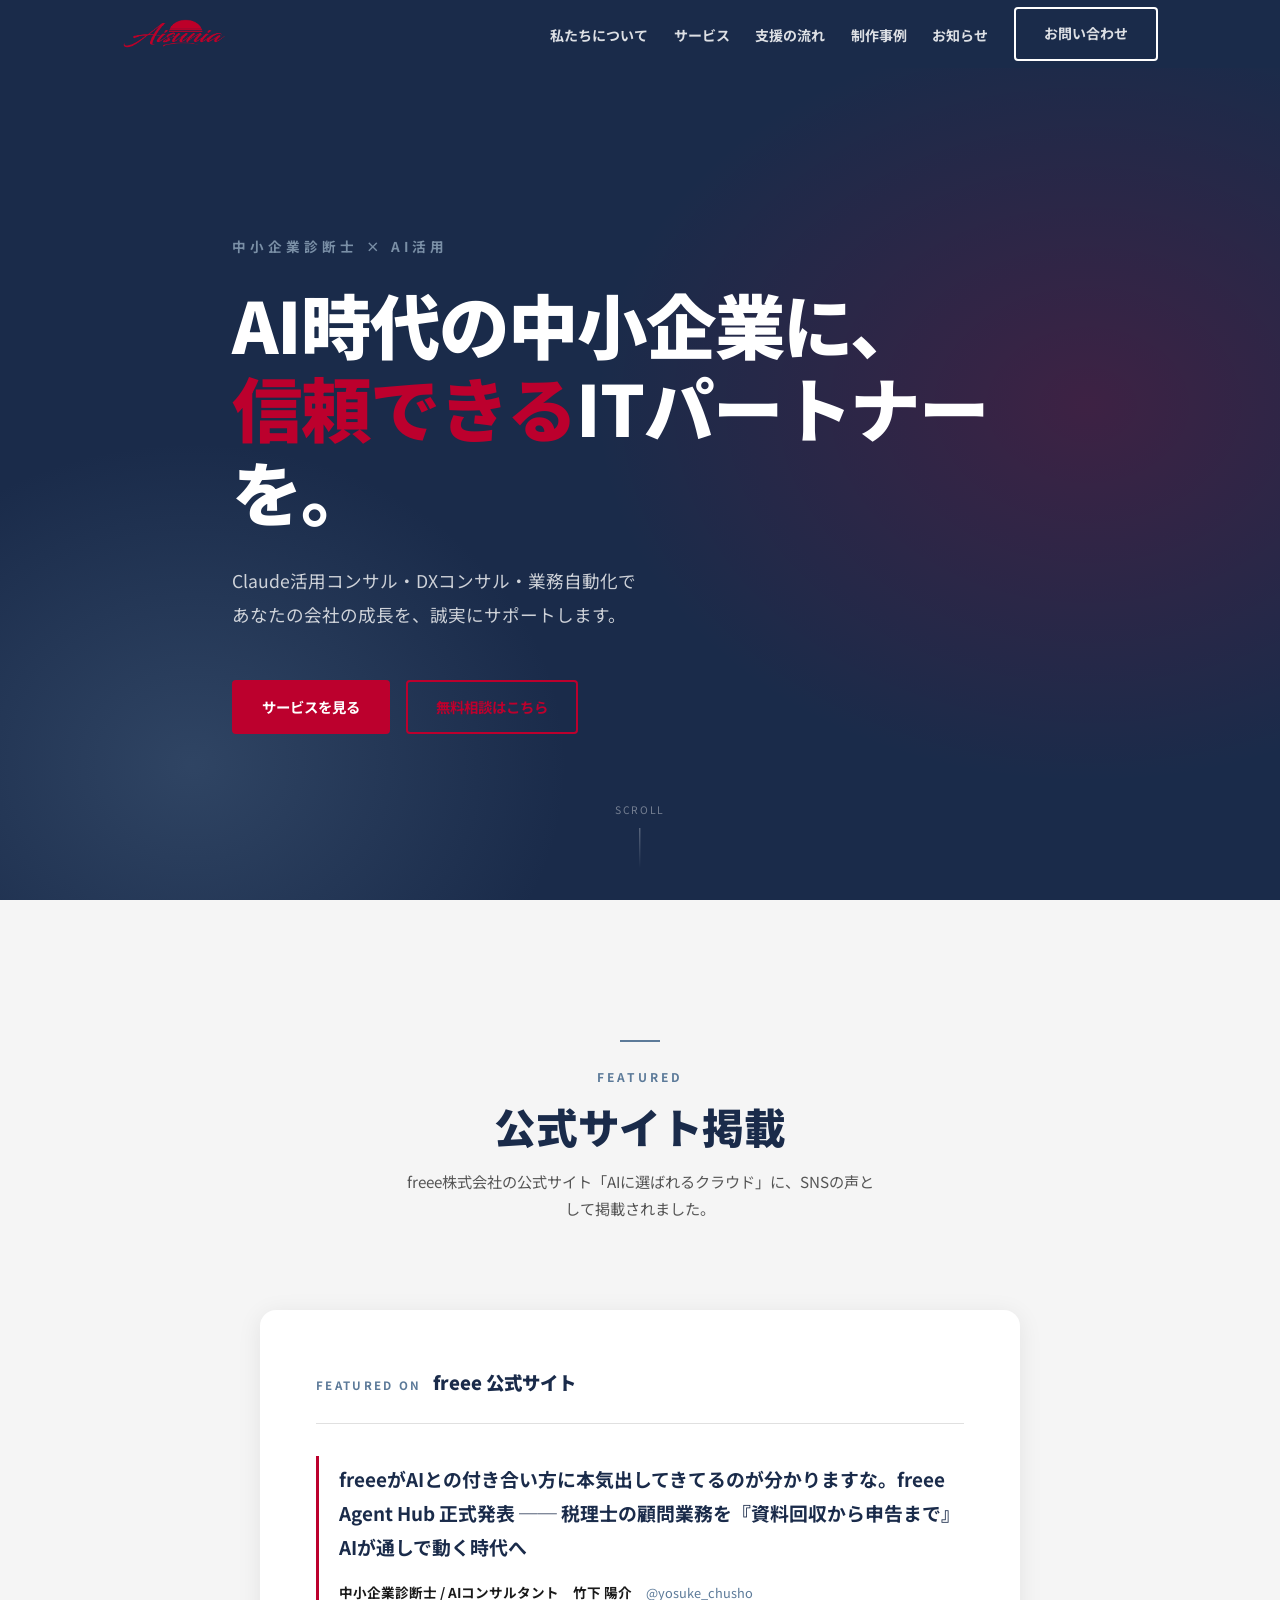
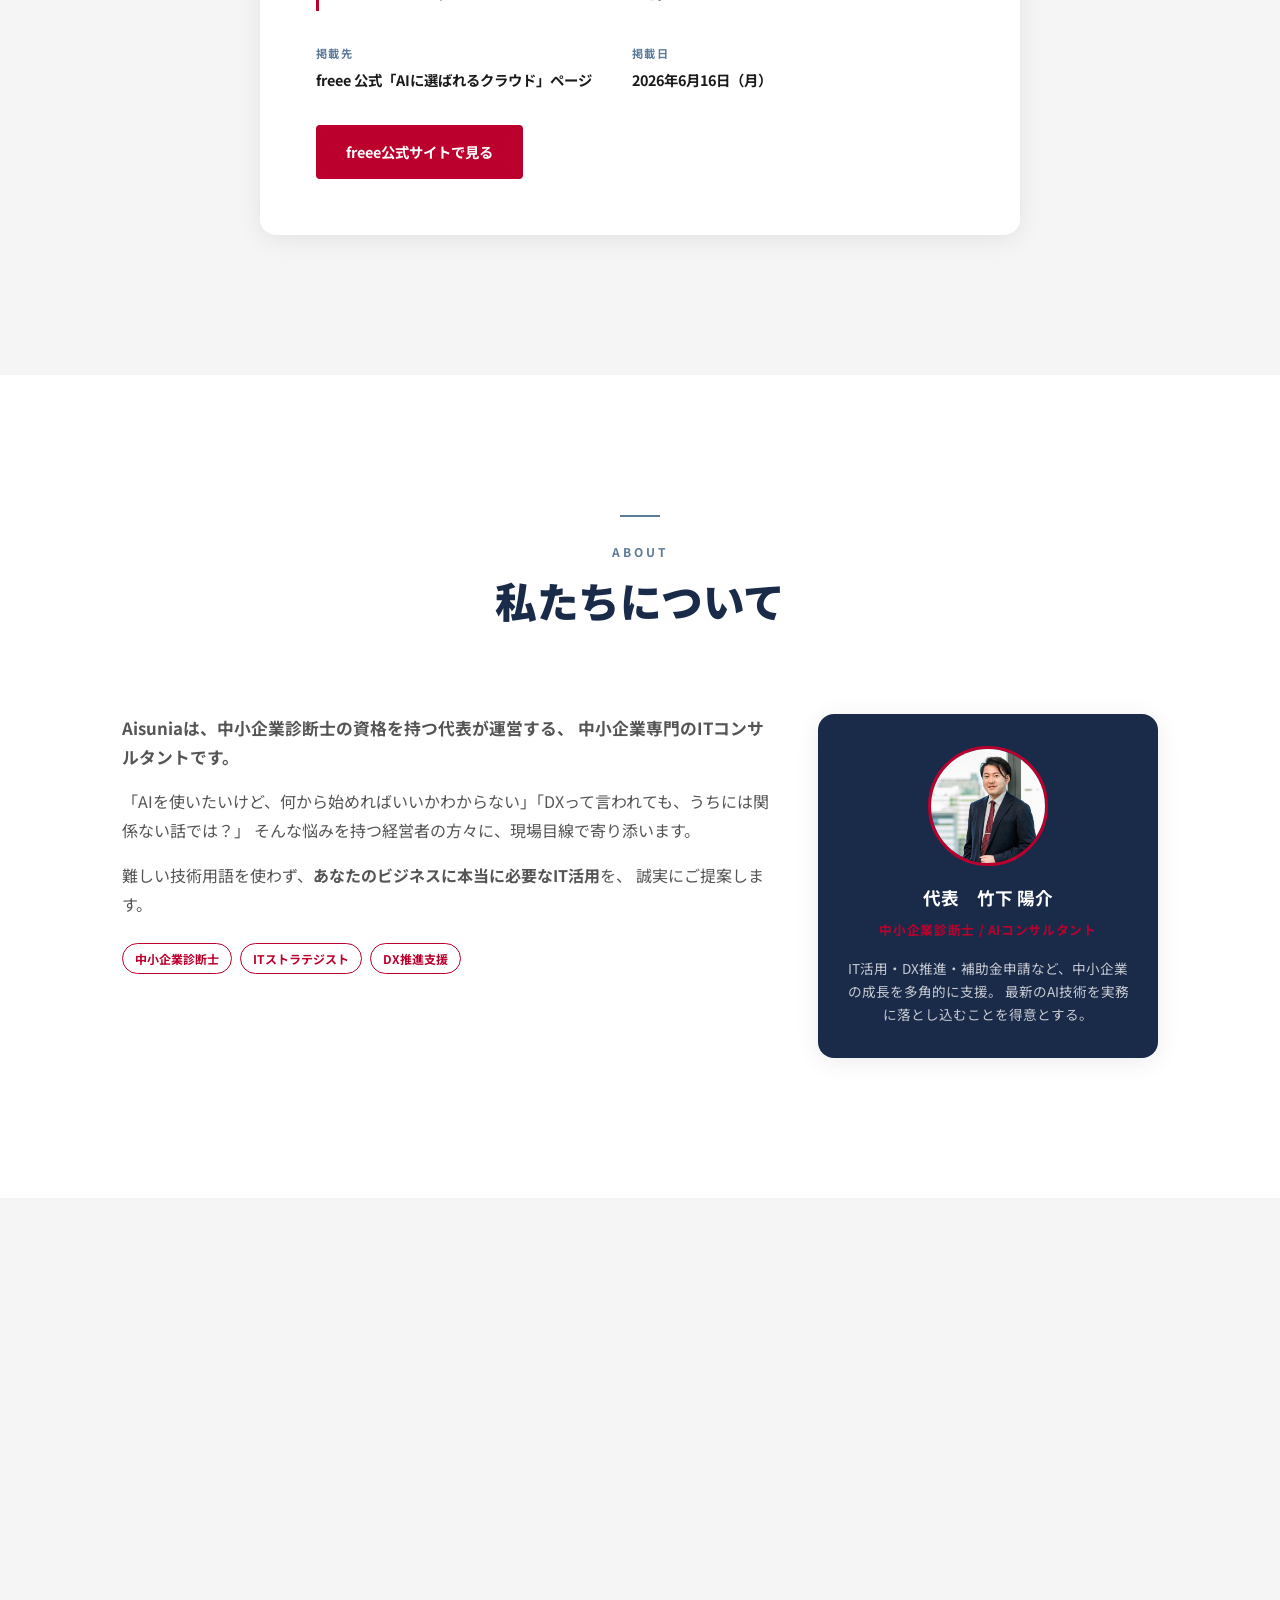
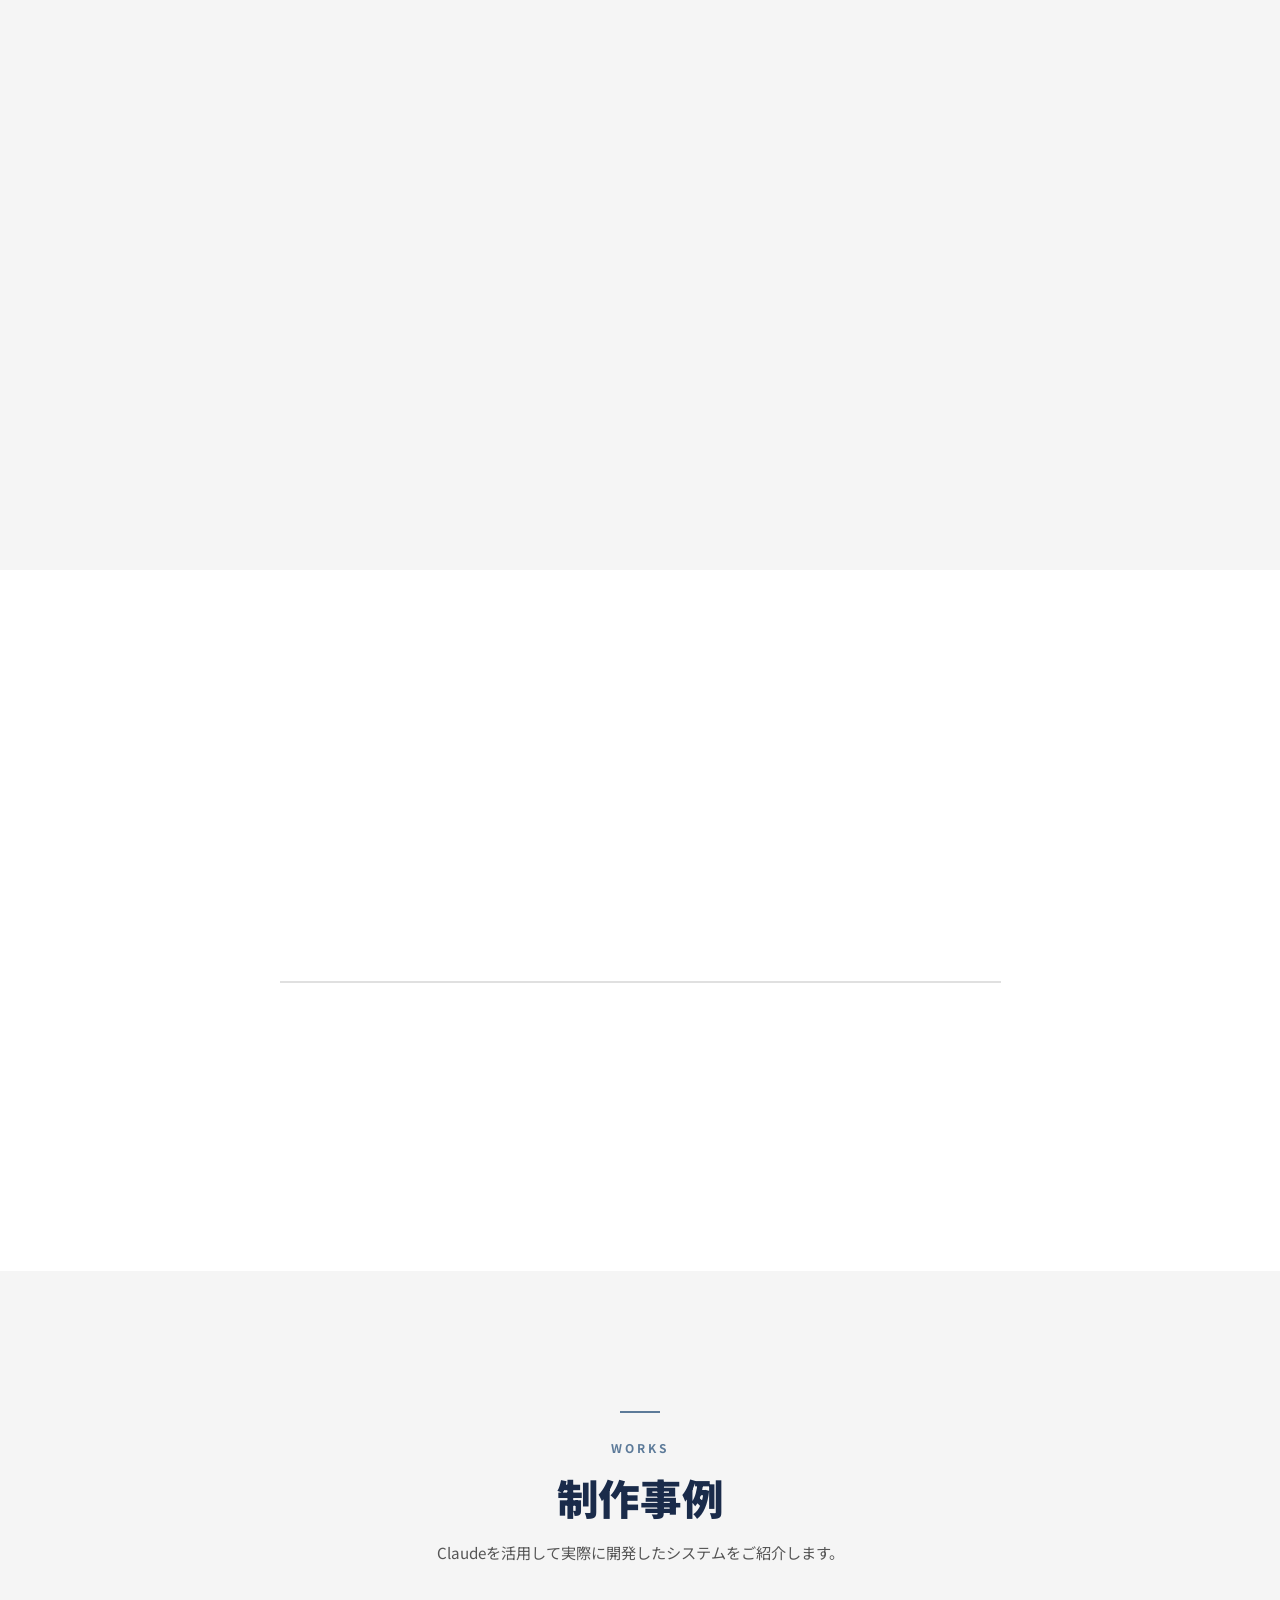
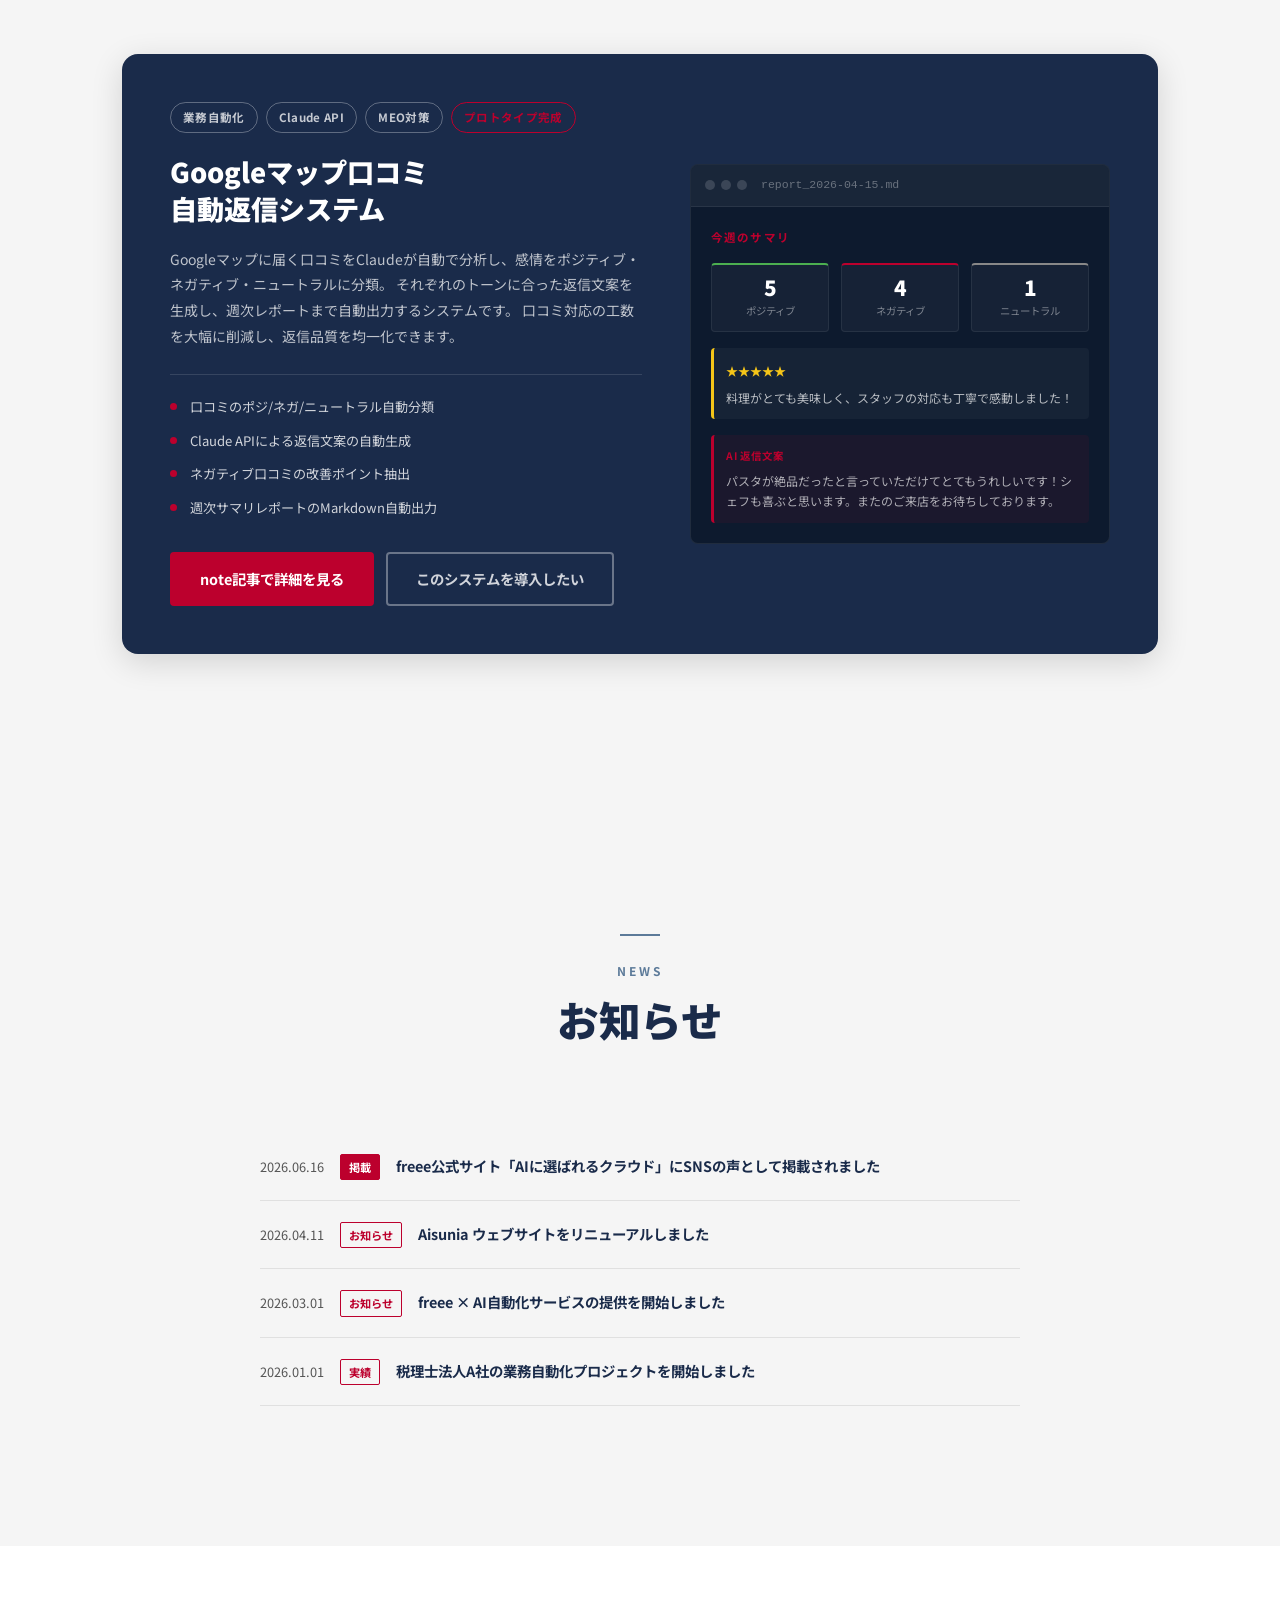
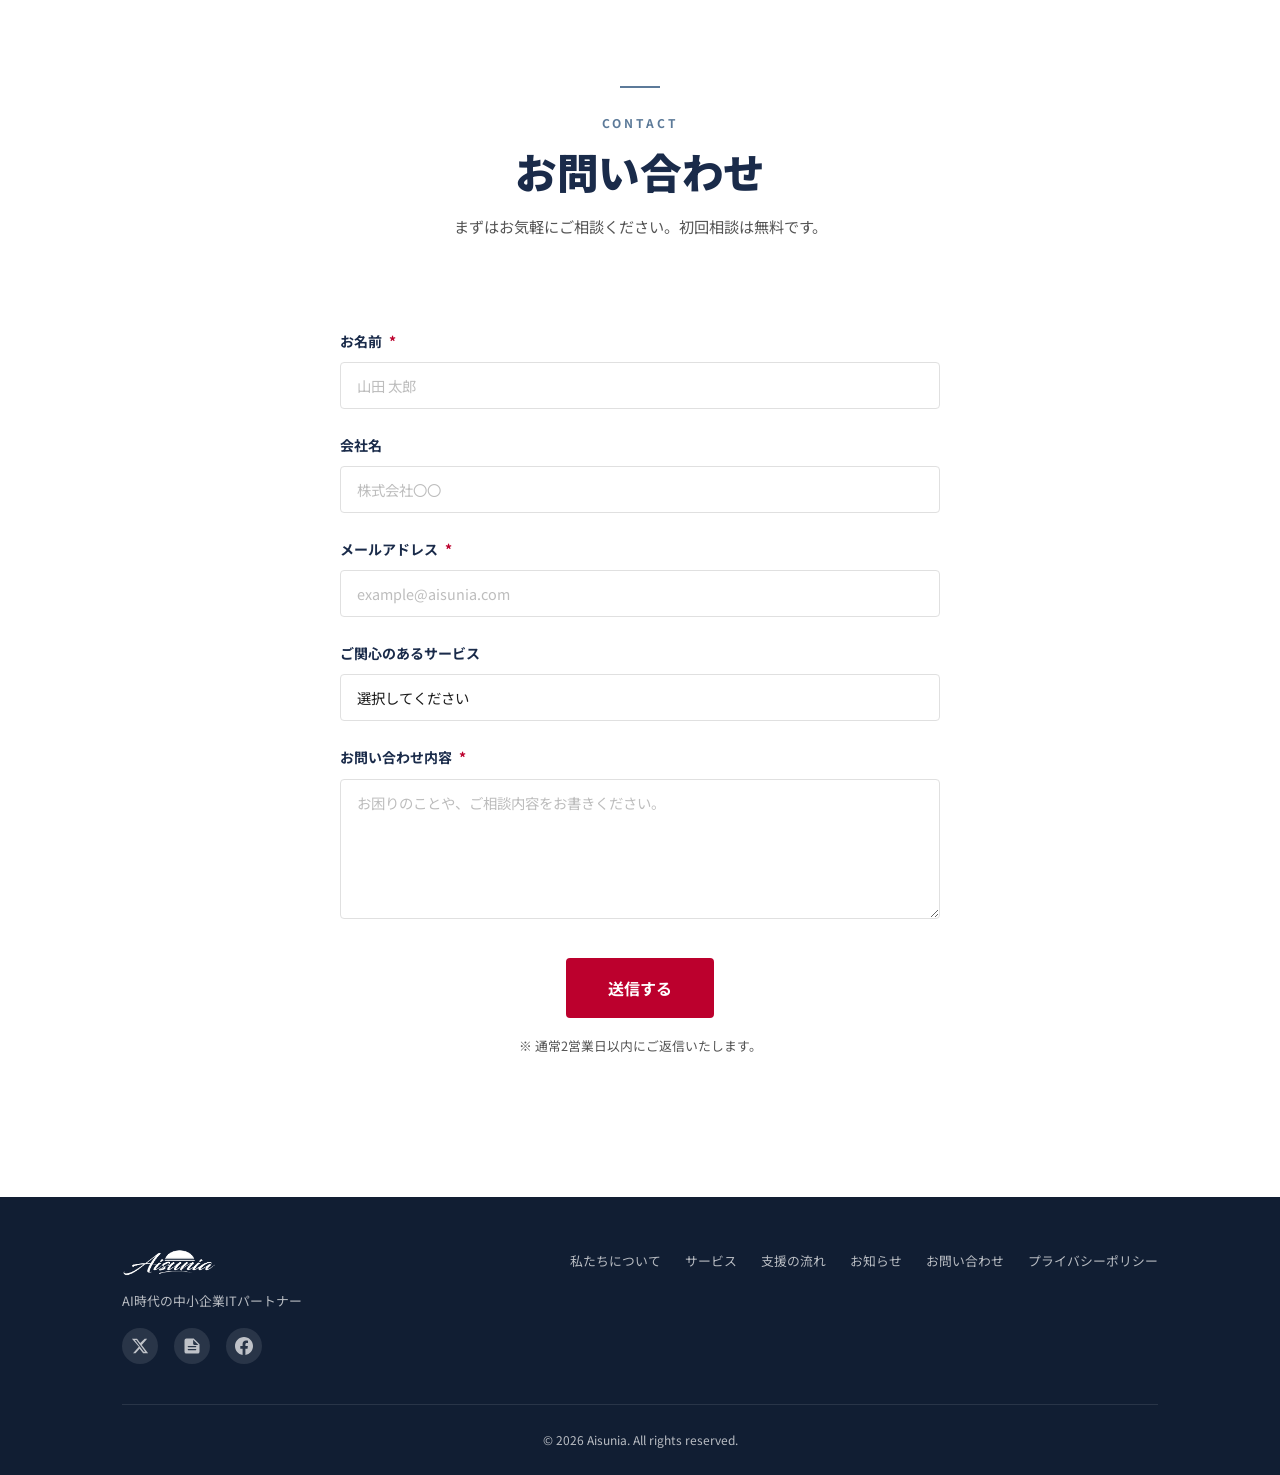
<file: index.html>
<!DOCTYPE html>
<html lang="ja">
<head>
  <meta charset="UTF-8">
  <meta name="viewport" content="width=device-width, initial-scale=1.0">
  <meta name="description" content="中小企業診断士×AIで中小企業のDXを加速。Claude活用コンサル・freee会計自動化・業務自動化を支援するAisunia。freeeとAIを組み合わせた経理・バックオフィス改革を伴走支援します。">
  <meta name="robots" content="index, follow">
  <link rel="canonical" href="https://aisunia.com/">

  <!-- OGP -->
  <meta property="og:type" content="website">
  <meta property="og:url" content="https://aisunia.com/">
  <meta property="og:title" content="Aisunia | 中小企業診断士×AI・freee活用コンサル">
  <meta property="og:description" content="中小企業診断士×AIで中小企業のDXを加速。Claude活用コンサル・freee会計自動化・業務自動化を支援するAisunia。freeeとAIを組み合わせた経理・バックオフィス改革を伴走支援します。">
  <meta property="og:image" content="https://aisunia.com/images/ogp.png">
  <meta property="og:site_name" content="Aisunia">
  <meta property="og:locale" content="ja_JP">

  <!-- Twitter Card -->
  <meta name="twitter:card" content="summary_large_image">
  <meta name="twitter:site" content="@yosuke_chusho">
  <meta name="twitter:title" content="Aisunia | 中小企業診断士×AI・freee活用コンサル">
  <meta name="twitter:description" content="中小企業診断士×AIで中小企業のDXを加速。Claude活用コンサル・freee会計自動化・業務自動化を支援するAisunia。freeeとAIを組み合わせた経理・バックオフィス改革を伴走支援します。">
  <meta name="twitter:image" content="https://aisunia.com/images/ogp.png">

  <title>Aisunia | 中小企業診断士×AI・freee活用コンサル</title>

  <!-- Google Analytics 4 -->
  <script async src="https://www.googletagmanager.com/gtag/js?id=G-RDBJHF2PTV"></script>
  <script>
    window.dataLayer = window.dataLayer || [];
    function gtag(){dataLayer.push(arguments);}
    gtag('js', new Date());
    gtag('config', 'G-RDBJHF2PTV');
  </script>

  <!-- Microsoft Clarity -->
  <script type="text/javascript">
    (function(c,l,a,r,i,t,y){
        c[a]=c[a]||function(){(c[a].q=c[a].q||[]).push(arguments)};
        t=l.createElement(r);t.async=1;t.src="https://www.clarity.ms/tag/"+i;
        y=l.getElementsByTagName(r)[0];y.parentNode.insertBefore(t,y);
    })(window, document, "clarity", "script", "wkucbaarqq");
  </script>

  <link rel="preconnect" href="https://fonts.googleapis.com">
  <link rel="preconnect" href="https://fonts.gstatic.com" crossorigin>
  <link href="https://fonts.googleapis.com/css2?family=Noto+Sans+JP:wght@400;700;900&display=swap" rel="stylesheet">
  <link rel="stylesheet" href="css/style.css?v=20260616a">
  <link rel="stylesheet" href="css/animation.css?v=20260616a">
</head>
<body>

  <!-- ========== HEADER ========== -->
  <header class="header" id="header">
    <div class="header__inner container">
      <a href="#" class="header__logo">
        <img src="brand/logos/Aisunia_ロゴ.png" alt="Aisunia" class="header__logo-img">
      </a>
      <nav class="header__nav" aria-label="メインナビゲーション">
        <ul class="header__nav-list">
          <li><a href="#about">私たちについて</a></li>
          <li><a href="#service">サービス</a></li>
          <li><a href="#flow">支援の流れ</a></li>
          <li><a href="#works">制作事例</a></li>
          <li><a href="#news">お知らせ</a></li>
          <li><a href="#contact" class="btn btn--outline-white">お問い合わせ</a></li>
        </ul>
      </nav>
      <button class="header__menu-btn" aria-label="メニューを開く" aria-expanded="false">
        <span></span><span></span><span></span>
      </button>
    </div>
  </header>

  <!-- ========== HERO ========== -->
  <section class="hero" aria-label="ヒーローセクション">
    <div class="hero__bg"></div>
    <div class="hero__inner container">
      <p class="hero__eyebrow fade-in">中小企業診断士 × AI活用</p>
      <h1 class="hero__title fade-in delay-1">
        AI時代の中小企業に、<br>
        <span class="text-red">信頼できる</span>ITパートナーを。
      </h1>
      <p class="hero__desc fade-in delay-2">
        Claude活用コンサル・DXコンサル・業務自動化で<br>
        あなたの会社の成長を、誠実にサポートします。
      </p>
      <div class="hero__actions fade-in delay-3">
        <a href="#service" class="btn btn--primary">サービスを見る</a>
        <a href="#contact" class="btn btn--outline">無料相談はこちら</a>
      </div>
    </div>
    <div class="hero__scroll-hint" aria-hidden="true">
      <span>SCROLL</span>
      <div class="hero__scroll-line"></div>
    </div>
  </section>

  <!-- ========== FEATURED (freee公式サイト掲載) ========== -->
  <section class="featured section section--gray" id="featured" aria-labelledby="featured-title">
    <div class="container">
      <div class="section-header fade-up">
        <p class="section-label">Featured</p>
        <h2 class="section-title" id="featured-title">公式サイト掲載</h2>
        <p class="section-desc">freee株式会社の公式サイト「AIに選ばれるクラウド」に、SNSの声として掲載されました。</p>
      </div>

      <article class="featured__card fade-up">
        <header class="featured__brand">
          <p class="featured__brand-label">Featured on</p>
          <p class="featured__brand-name">freee 公式サイト</p>
        </header>

        <blockquote class="featured__quote">
          <p class="featured__quote-text">freeeがAIとの付き合い方に本気出してきてるのが分かりますな。freee Agent Hub 正式発表 ── 税理士の顧問業務を『資料回収から申告まで』AIが通しで動く時代へ</p>
          <footer class="featured__quote-author">
            <span class="featured__quote-name">中小企業診断士 / AIコンサルタント　竹下 陽介</span>
            <a href="https://x.com/yosuke_chusho" target="_blank" rel="noopener noreferrer" class="featured__quote-handle">@yosuke_chusho</a>
          </footer>
        </blockquote>

        <dl class="featured__meta">
          <div class="featured__meta-item">
            <dt class="featured__meta-label">掲載先</dt>
            <dd class="featured__meta-value">freee 公式「AIに選ばれるクラウド」ページ</dd>
          </div>
          <div class="featured__meta-item">
            <dt class="featured__meta-label">掲載日</dt>
            <dd class="featured__meta-value">
              <time datetime="2026-06-16">2026年6月16日（月）</time>
            </dd>
          </div>
        </dl>

        <div class="featured__actions">
          <a href="https://www.freee.co.jp/ai/sns-comment/" target="_blank" rel="noopener noreferrer" class="btn btn--primary">freee公式サイトで見る</a>
        </div>
      </article>
    </div>
  </section>

  <!-- ========== ABOUT ========== -->
  <section class="about section" id="about" aria-labelledby="about-title">
    <div class="container">
      <div class="section-header fade-up">
        <p class="section-label">About</p>
        <h2 class="section-title" id="about-title">私たちについて</h2>
      </div>
      <div class="about__grid">
        <div class="about__text fade-up">
          <p class="about__lead">
            Aisuniaは、<strong>中小企業診断士</strong>の資格を持つ代表が運営する、
            中小企業専門のITコンサルタントです。
          </p>
          <p>
            「AIを使いたいけど、何から始めればいいかわからない」「DXって言われても、うちには関係ない話では？」
            そんな悩みを持つ経営者の方々に、現場目線で寄り添います。
          </p>
          <p>
            難しい技術用語を使わず、<strong>あなたのビジネスに本当に必要なIT活用</strong>を、
            誠実にご提案します。
          </p>
          <div class="about__badges">
            <span class="badge">中小企業診断士</span>
            <span class="badge">ITストラテジスト</span>
            <span class="badge">DX推進支援</span>
          </div>
        </div>
        <div class="about__card fade-up delay-1">
          <div class="about__card-inner">
            <img src="images/IMG_5056.jpg" alt="代表プロフィール写真" class="about__avatar">
            <p class="about__card-name">代表　竹下 陽介</p>
            <p class="about__card-title">中小企業診断士 / AIコンサルタント</p>
            <p class="about__card-desc">
              IT活用・DX推進・補助金申請など、中小企業の成長を多角的に支援。
              最新のAI技術を実務に落とし込むことを得意とする。
            </p>
          </div>
        </div>
      </div>
    </div>
  </section>

  <!-- ========== SERVICE ========== -->
  <section class="service section section--gray" id="service" aria-labelledby="service-title">
    <div class="container">
      <div class="section-header fade-up">
        <p class="section-label">Service</p>
        <h2 class="section-title" id="service-title">サービス</h2>
        <p class="section-desc">freee × Claude AIを軸に、中小企業のバックオフィスと経営判断を自動化・高度化します。</p>
      </div>
      <div class="service__grid">
        <article class="service-card fade-up">
          <div class="service-card__icon" aria-hidden="true">
            <svg viewBox="0 0 48 48" fill="none" xmlns="http://www.w3.org/2000/svg">
              <rect x="6" y="10" width="20" height="26" rx="2" stroke="currentColor" stroke-width="2"/>
              <path d="M10 17h12M10 22h12M10 27h8" stroke="currentColor" stroke-width="2" stroke-linecap="round"/>
              <polygon points="36,8 27,26 33,26 29,40 42,20 36,20" stroke="currentColor" stroke-width="2" fill="none" stroke-linejoin="round"/>
            </svg>
          </div>
          <h3 class="service-card__title">freee × AI自動化</h3>
          <p class="service-card__desc">
            freeeとClaude AIを掛け合わせ、経理・労務・請求書処理などのバックオフィス業務を丸ごと自動化。
            「誰がやっても同じ結果」を仕組みで実現します。
          </p>
          <ul class="service-card__list">
            <li>freee API × Claude連携による自動仕訳・レポート生成</li>
            <li>請求書・レシート自動処理フロー構築</li>
            <li>月次報告・経営分析レポートの自動化</li>
          </ul>
        </article>

        <article class="service-card fade-up delay-1">
          <div class="service-card__icon" aria-hidden="true">
            <svg viewBox="0 0 48 48" fill="none" xmlns="http://www.w3.org/2000/svg">
              <circle cx="24" cy="24" r="16" stroke="currentColor" stroke-width="2"/>
              <path d="M18 24c0-3.3 2.7-6 6-6s6 2.7 6 6-2.7 6-6 6" stroke="currentColor" stroke-width="2" stroke-linecap="round"/>
              <circle cx="24" cy="24" r="2.5" fill="currentColor"/>
              <path d="M13 19l4 5M35 19l-4 5M13 29l4-5M35 29l-4-5" stroke="currentColor" stroke-width="1.5" stroke-linecap="round"/>
            </svg>
          </div>
          <h3 class="service-card__title">Claude活用コンサル</h3>
          <p class="service-card__desc">
            最先端AI「Claude」を社内業務に組み込む戦略と仕組みを設計。提案書作成・情報整理・顧客対応など、
            あなたのビジネスに最適なAI活用方法を一緒に考えます。
          </p>
          <ul class="service-card__list">
            <li>Claude導入支援・使い方ガイド</li>
            <li>業務別プロンプト設計・テンプレート作成</li>
            <li>AI活用ロードマップ策定</li>
          </ul>
        </article>

        <article class="service-card fade-up delay-2">
          <div class="service-card__icon" aria-hidden="true">
            <svg viewBox="0 0 48 48" fill="none" xmlns="http://www.w3.org/2000/svg">
              <polyline points="8,38 18,26 28,30 40,14" stroke="currentColor" stroke-width="2.5" stroke-linecap="round" stroke-linejoin="round"/>
              <polyline points="34,14 40,14 40,20" stroke="currentColor" stroke-width="2.5" stroke-linecap="round" stroke-linejoin="round"/>
              <path d="M8 40h32" stroke="currentColor" stroke-width="1.5" stroke-linecap="round"/>
            </svg>
          </div>
          <h3 class="service-card__title">DX伴走支援</h3>
          <p class="service-card__desc">
            「DXって何から始めればいい？」に答えます。現状診断から優先順位付け・ツール選定まで、
            中小企業の現場に合ったDX推進を丁寧に伴走します。
          </p>
          <ul class="service-card__list">
            <li>DX現状診断・ロードマップ策定</li>
            <li>クラウドツール選定・導入支援</li>
            <li>IT補助金・助成金申請サポート</li>
          </ul>
        </article>
      </div>
    </div>
  </section>

  <!-- ========== FLOW ========== -->
  <section class="flow section" id="flow" aria-labelledby="flow-title">
    <div class="container">
      <div class="section-header fade-up">
        <p class="section-label">Flow</p>
        <h2 class="section-title" id="flow-title">支援の流れ</h2>
        <p class="section-desc">初回相談から導入後フォローまで、丁寧にサポートします。</p>
      </div>
      <ol class="flow__steps" aria-label="支援ステップ">
        <li class="flow__step fade-up">
          <div class="flow__step-num" aria-hidden="true">01</div>
          <div class="flow__step-body">
            <h3 class="flow__step-title">無料相談</h3>
            <p class="flow__step-desc">現在のお困りごとや目標をヒアリング。オンライン・対面どちらでも対応可能です。</p>
          </div>
        </li>
        <li class="flow__step fade-up delay-1">
          <div class="flow__step-num" aria-hidden="true">02</div>
          <div class="flow__step-body">
            <h3 class="flow__step-title">現状分析・ご提案</h3>
            <p class="flow__step-desc">業務フローや課題を分析し、最適な支援プランをご提案します。</p>
          </div>
        </li>
        <li class="flow__step fade-up delay-2">
          <div class="flow__step-num" aria-hidden="true">03</div>
          <div class="flow__step-body">
            <h3 class="flow__step-title">導入・実行支援</h3>
            <p class="flow__step-desc">ツール導入・社内展開・社員研修など、実行フェーズを伴走サポートします。</p>
          </div>
        </li>
        <li class="flow__step fade-up delay-3">
          <div class="flow__step-num" aria-hidden="true">04</div>
          <div class="flow__step-body">
            <h3 class="flow__step-title">効果測定・改善</h3>
            <p class="flow__step-desc">導入後も継続的にフォロー。効果を測定しながら、さらなる改善を支援します。</p>
          </div>
        </li>
      </ol>
    </div>
  </section>

  <!-- ========== WORKS ========== -->
  <section class="works section section--gray" id="works" aria-labelledby="works-title">
    <div class="container">
      <div class="section-header fade-up">
        <p class="section-label">Works</p>
        <h2 class="section-title" id="works-title">制作事例</h2>
        <p class="section-desc">Claudeを活用して実際に開発したシステムをご紹介します。</p>
      </div>
      <div class="works-card fade-up">
        <div class="works-card__body">
          <div class="works-card__tags">
            <span class="works-tag">業務自動化</span>
            <span class="works-tag">Claude API</span>
            <span class="works-tag">MEO対策</span>
            <span class="works-tag works-tag--status">プロトタイプ完成</span>
          </div>
          <h3 class="works-card__title">Googleマップ口コミ<br>自動返信システム</h3>
          <p class="works-card__desc">
            Googleマップに届く口コミをClaudeが自動で分析し、感情をポジティブ・ネガティブ・ニュートラルに分類。
            それぞれのトーンに合った返信文案を生成し、週次レポートまで自動出力するシステムです。
            口コミ対応の工数を大幅に削減し、返信品質を均一化できます。
          </p>
          <ul class="works-card__features">
            <li>口コミのポジ/ネガ/ニュートラル自動分類</li>
            <li>Claude APIによる返信文案の自動生成</li>
            <li>ネガティブ口コミの改善ポイント抽出</li>
            <li>週次サマリレポートのMarkdown自動出力</li>
          </ul>
          <div class="works-card__actions">
            <a href="https://note.com/chusho_yosuke/n/n8e85dbc05c35" target="_blank" rel="noopener noreferrer" class="btn btn--primary">note記事で詳細を見る</a>
            <a href="#contact" class="btn btn--outline">このシステムを導入したい</a>
          </div>
        </div>
        <div class="works-card__preview" aria-hidden="true">
          <div class="works-preview">
            <div class="works-preview__bar">
              <span class="works-preview__dot"></span>
              <span class="works-preview__dot"></span>
              <span class="works-preview__dot"></span>
              <span class="works-preview__filename">report_2026-04-15.md</span>
            </div>
            <div class="works-preview__content">
              <p class="works-preview__heading">今週のサマリ</p>
              <div class="works-preview__stats">
                <div class="works-preview__stat works-preview__stat--pos">
                  <span class="works-preview__num">5</span>
                  <span class="works-preview__label">ポジティブ</span>
                </div>
                <div class="works-preview__stat works-preview__stat--neg">
                  <span class="works-preview__num">4</span>
                  <span class="works-preview__label">ネガティブ</span>
                </div>
                <div class="works-preview__stat works-preview__stat--neu">
                  <span class="works-preview__num">1</span>
                  <span class="works-preview__label">ニュートラル</span>
                </div>
              </div>
              <div class="works-preview__review">
                <p class="works-preview__stars">★★★★★</p>
                <p class="works-preview__review-text">料理がとても美味しく、スタッフの対応も丁寧で感動しました！</p>
              </div>
              <div class="works-preview__reply">
                <p class="works-preview__reply-label">AI 返信文案</p>
                <p class="works-preview__reply-text">パスタが絶品だったと言っていただけてとてもうれしいです！シェフも喜ぶと思います。またのご来店をお待ちしております。</p>
              </div>
            </div>
          </div>
        </div>
      </div>
    </div>
  </section>

  <!-- ========== NEWS ========== -->
  <section class="news section section--gray" id="news" aria-labelledby="news-title">
    <div class="container">
      <div class="section-header fade-up">
        <p class="section-label">News</p>
        <h2 class="section-title" id="news-title">お知らせ</h2>
      </div>
      <ul class="news__list fade-up">
        <li class="news__item">
          <time class="news__date" datetime="2026-06-16">2026.06.16</time>
          <span class="news__tag news__tag--featured">掲載</span>
          <span class="news__link">freee公式サイト「AIに選ばれるクラウド」にSNSの声として掲載されました</span>
        </li>
        <li class="news__item">
          <time class="news__date" datetime="2026-04-11">2026.04.11</time>
          <span class="news__tag">お知らせ</span>
          <span class="news__link">Aisunia ウェブサイトをリニューアルしました</span>
        </li>
        <li class="news__item">
          <time class="news__date" datetime="2026-03-01">2026.03.01</time>
          <span class="news__tag">お知らせ</span>
          <span class="news__link">freee × AI自動化サービスの提供を開始しました</span>
        </li>
        <li class="news__item">
          <time class="news__date" datetime="2026-01-01">2026.01.01</time>
          <span class="news__tag">実績</span>
          <span class="news__link">税理士法人A社の業務自動化プロジェクトを開始しました</span>
        </li>
      </ul>
    </div>
  </section>

  <!-- ========== CONTACT ========== -->
  <section class="contact section" id="contact" aria-labelledby="contact-title">
    <div class="container">
      <div class="section-header fade-up">
        <p class="section-label">Contact</p>
        <h2 class="section-title" id="contact-title">お問い合わせ</h2>
        <p class="section-desc">まずはお気軽にご相談ください。初回相談は無料です。</p>
      </div>
      <form class="contact-form fade-up" id="contactForm" novalidate>
        <div class="form-group">
          <label for="name" class="form-label">お名前 <span class="required" aria-label="必須">*</span></label>
          <input type="text" id="name" name="name" class="form-input" required autocomplete="name" placeholder="山田 太郎">
        </div>
        <div class="form-group">
          <label for="company" class="form-label">会社名</label>
          <input type="text" id="company" name="company" class="form-input" autocomplete="organization" placeholder="株式会社〇〇">
        </div>
        <div class="form-group">
          <label for="email" class="form-label">メールアドレス <span class="required" aria-label="必須">*</span></label>
          <input type="email" id="email" name="email" class="form-input" required autocomplete="email" placeholder="example@aisunia.com">
        </div>
        <div class="form-group">
          <label for="serviceSelect" class="form-label">ご関心のあるサービス</label>
          <select id="serviceSelect" name="service" class="form-select">
            <option value="">選択してください</option>
            <option value="freee-ai">freee × AI自動化</option>
            <option value="claude">Claude活用コンサル</option>
            <option value="dx">DX伴走支援</option>
            <option value="other">その他・わからない</option>
          </select>
        </div>
        <div class="form-group">
          <label for="message" class="form-label">お問い合わせ内容 <span class="required" aria-label="必須">*</span></label>
          <textarea id="message" name="message" class="form-textarea" required rows="5" placeholder="お困りのことや、ご相談内容をお書きください。"></textarea>
        </div>
        <div class="form-submit">
          <button type="submit" class="btn btn--primary btn--lg">送信する</button>
        </div>
        <p class="form-note">※ 通常2営業日以内にご返信いたします。</p>
      </form>
    </div>
  </section>

  <!-- ========== FOOTER ========== -->
  <footer class="footer" role="contentinfo">
    <div class="container">
      <div class="footer__inner">
        <div class="footer__brand">
          <img src="brand/logos/Aisunia_ロゴ.png" alt="Aisunia" class="footer__logo-img">
          <p class="footer__tagline">AI時代の中小企業ITパートナー</p>
          <div class="footer__social" aria-label="SNSリンク">
            <a href="https://x.com/yosuke_chusho" target="_blank" rel="noopener noreferrer" aria-label="X（旧Twitter）">
              <svg viewBox="0 0 24 24" fill="currentColor" xmlns="http://www.w3.org/2000/svg" aria-hidden="true">
                <path d="M18.244 2.25h3.308l-7.227 8.26 8.502 11.24H16.17l-4.714-6.231-5.401 6.231H2.744l7.73-8.835L1.254 2.25H8.08l4.258 5.63 5.906-5.63Zm-1.161 17.52h1.833L7.084 4.126H5.117L17.083 19.77Z"/>
              </svg>
            </a>
            <a href="https://note.com/chusho_yosuke" target="_blank" rel="noopener noreferrer" aria-label="note">
              <svg viewBox="0 0 24 24" fill="currentColor" xmlns="http://www.w3.org/2000/svg" aria-hidden="true">
                <path d="M14.27 2H4.5A2.5 2.5 0 0 0 2 4.5v15A2.5 2.5 0 0 0 4.5 22h15a2.5 2.5 0 0 0 2.5-2.5V9.73L14.27 2ZM13.5 3.5 20.5 10.5H15a1.5 1.5 0 0 1-1.5-1.5V3.5ZM7 17.5a.75.75 0 0 1 0-1.5h10a.75.75 0 0 1 0 1.5H7Zm0-4a.75.75 0 0 1 0-1.5h10a.75.75 0 0 1 0 1.5H7Z"/>
              </svg>
            </a>
            <a href="https://www.facebook.com/profile.php?id=61573932351345" target="_blank" rel="noopener noreferrer" aria-label="Facebook">
              <svg viewBox="0 0 24 24" fill="currentColor" xmlns="http://www.w3.org/2000/svg" aria-hidden="true">
                <path d="M24 12.073C24 5.404 18.627 0 12 0S0 5.404 0 12.073C0 18.1 4.388 23.094 10.125 24v-8.437H7.078v-3.49h3.047V9.41c0-3.025 1.792-4.697 4.533-4.697 1.312 0 2.686.235 2.686.235v2.97h-1.513c-1.491 0-1.956.93-1.956 1.885v2.27h3.328l-.532 3.49h-2.796V24C19.612 23.094 24 18.1 24 12.073Z"/>
              </svg>
            </a>
          </div>
        </div>
        <nav class="footer__nav" aria-label="フッターナビゲーション">
          <ul>
            <li><a href="#about">私たちについて</a></li>
            <li><a href="#service">サービス</a></li>
            <li><a href="#flow">支援の流れ</a></li>
            <li><a href="#news">お知らせ</a></li>
            <li><a href="#contact">お問い合わせ</a></li>
            <li><a href="privacy.html">プライバシーポリシー</a></li>
          </ul>
        </nav>
      </div>
      <p class="footer__copy">&copy; 2026 Aisunia. All rights reserved.</p>
    </div>
  </footer>

  <script src="js/main.js"></script>

  <script type="application/ld+json">
  {
    "@context": "https://schema.org",
    "@type": "ProfessionalService",
    "name": "Aisunia",
    "url": "https://aisunia.com/",
    "logo": "https://aisunia.com/brand/logos/Aisunia_ロゴ.png",
    "description": "中小企業診断士×AI活用で、あなたの会社のDXを加速します。Claude活用コンサル・DXコンサル・業務自動化のAisunia。",
    "address": {
      "@type": "PostalAddress",
      "addressCountry": "JP"
    },
    "contactPoint": {
      "@type": "ContactPoint",
      "contactType": "customer service",
      "url": "https://aisunia.com/#contact"
    },
    "founder": {
      "@type": "Person",
      "name": "竹下 陽介",
      "jobTitle": ["中小企業診断士", "AIコンサルタント"],
      "hasCredential": {
        "@type": "EducationalOccupationalCredential",
        "credentialCategory": "国家資格",
        "name": "中小企業診断士"
      },
      "knowsAbout": ["freee", "AI活用", "Claude", "DX推進", "中小企業経営"]
    },
    "sameAs": [
      "https://x.com/yosuke_chusho",
      "https://note.com/chusho_yosuke",
      "https://www.facebook.com/profile.php?id=61573932351345"
    ],
    "endorsement": {
      "@type": "Recommendation",
      "itemReviewed": {
        "@type": "ProfessionalService",
        "name": "Aisunia"
      },
      "author": {
        "@type": "Organization",
        "name": "freee株式会社",
        "url": "https://www.freee.co.jp/"
      },
      "reviewBody": "freee公式サイト「AIに選ばれるクラウド」にSNSの声として掲載",
      "url": "https://www.freee.co.jp/ai/sns-comment/"
    },
    "hasOfferCatalog": {
      "@type": "OfferCatalog",
      "name": "サービス一覧",
      "itemListElement": [
        {
          "@type": "Offer",
          "itemOffered": {
            "@type": "Service",
            "name": "freee × AI自動化",
            "description": "freeeとClaude AIを掛け合わせ、経理・労務・請求書処理などのバックオフィス業務を自動化。freee API連携による自動仕訳・レポート生成・経営分析の仕組みを構築します。"
          }
        },
        {
          "@type": "Offer",
          "itemOffered": {
            "@type": "Service",
            "name": "Claude活用コンサル",
            "description": "最先端AI「Claude」を社内業務に組み込む戦略と仕組みを設計。業務別プロンプト設計・AI活用ロードマップ策定まで支援します。"
          }
        },
        {
          "@type": "Offer",
          "itemOffered": {
            "@type": "Service",
            "name": "DX伴走支援",
            "description": "DX現状診断から優先順位付け・ツール選定まで、中小企業の現場に合ったDX推進を丁寧に伴走支援します。"
          }
        }
      ]
    }
  }
  </script>
</body>
</html>
</file>
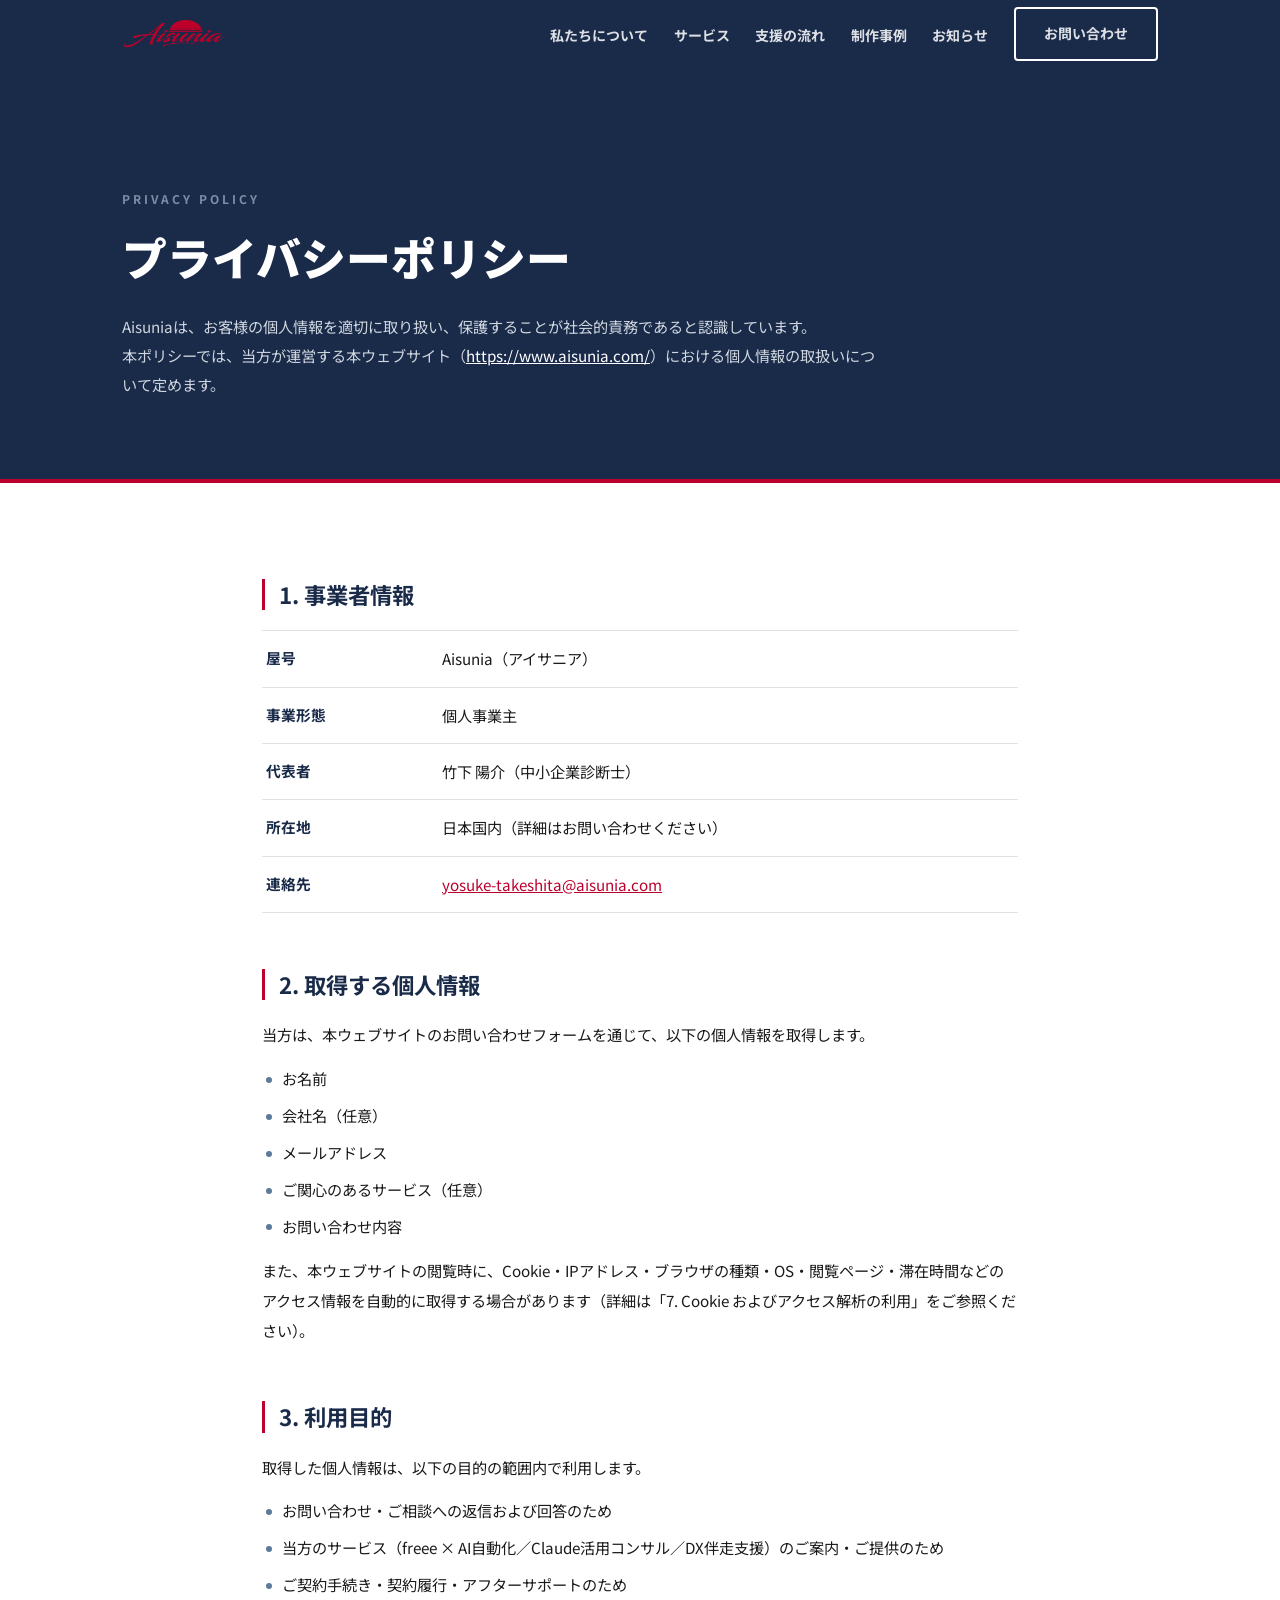
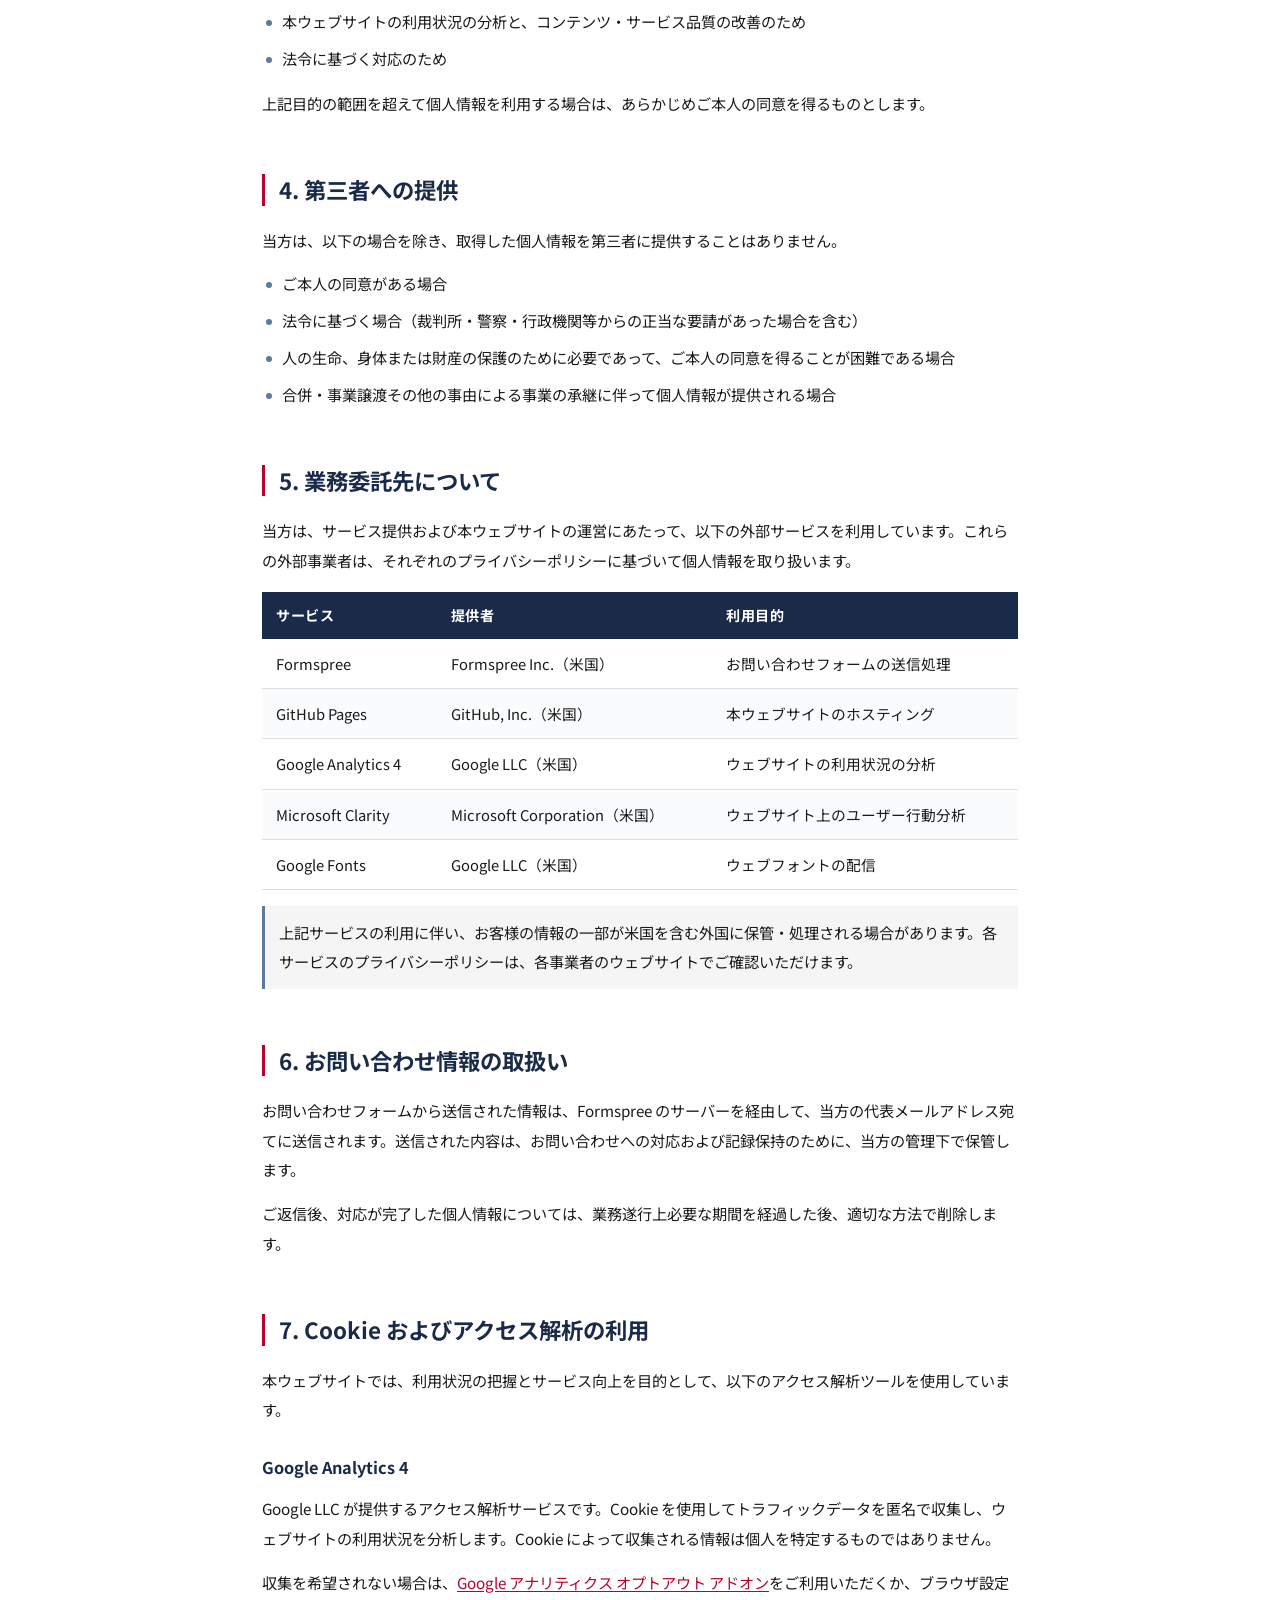
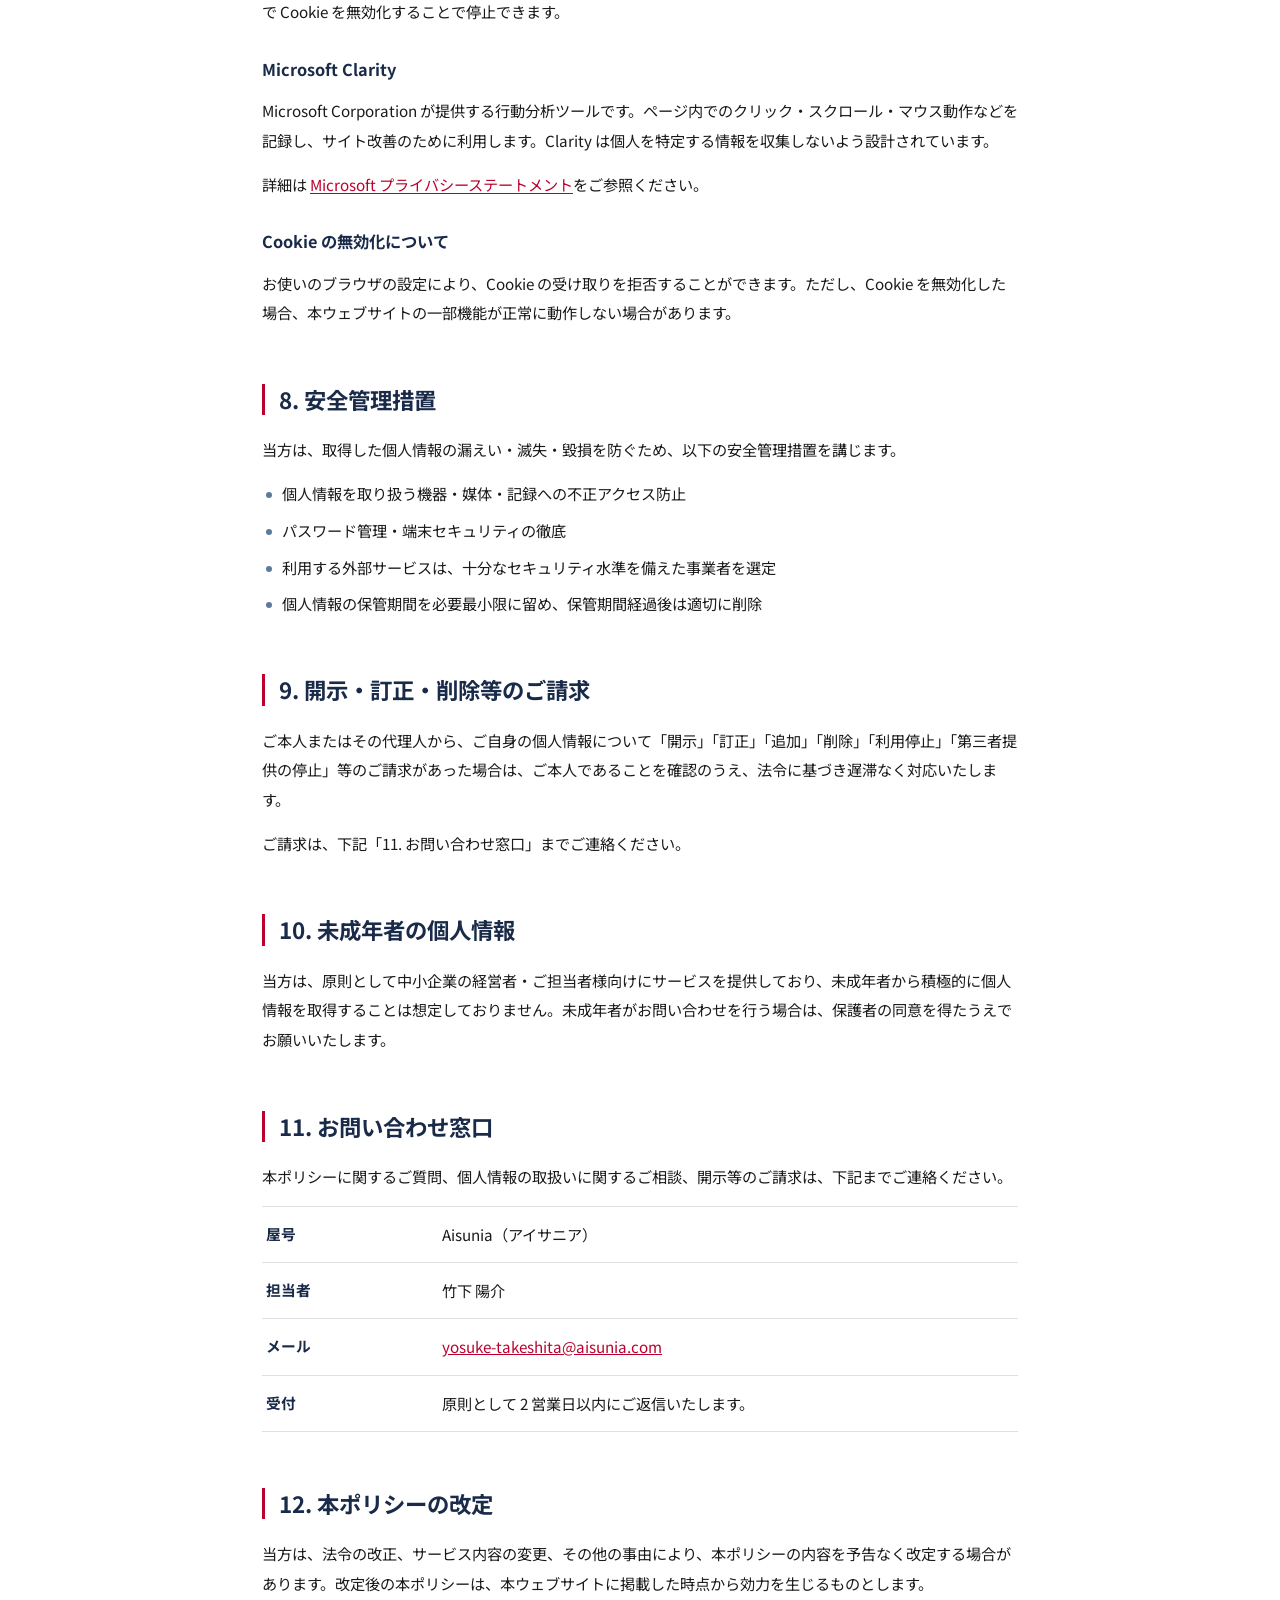
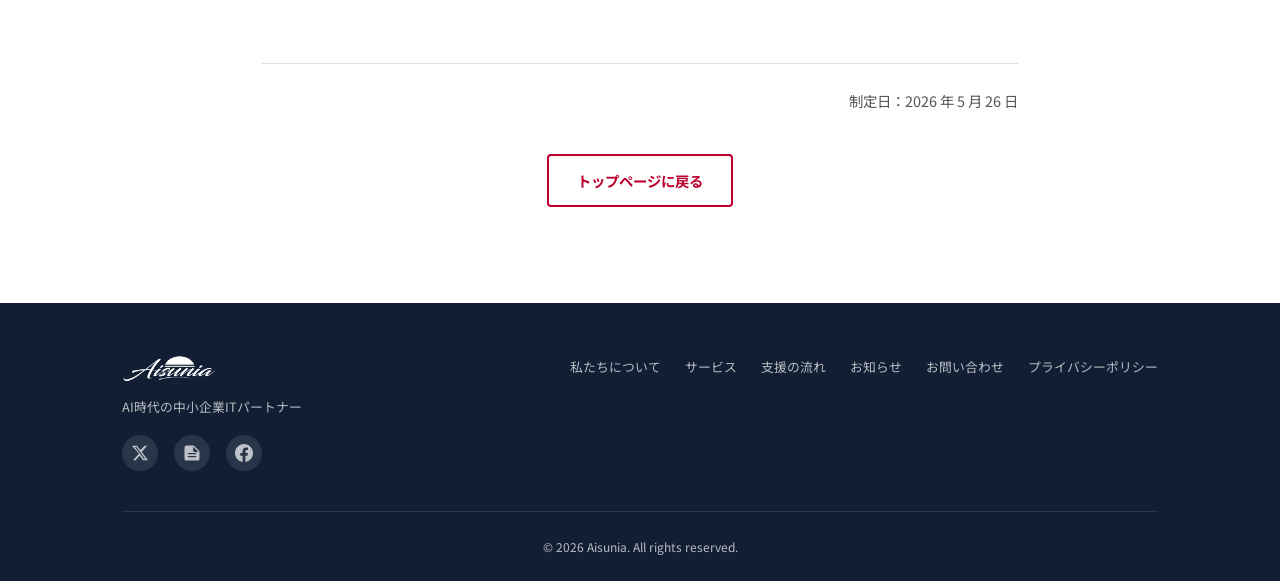
<file: privacy.html>
<!DOCTYPE html>
<html lang="ja">
<head>
  <meta charset="UTF-8">
  <meta name="viewport" content="width=device-width, initial-scale=1.0">
  <meta name="description" content="Aisuniaのプライバシーポリシー。お問い合わせフォームでお預かりする個人情報の取扱い、Cookie・アクセス解析の利用について記載しています。">
  <meta name="robots" content="index, follow">
  <link rel="canonical" href="https://aisunia.com/privacy.html">

  <!-- OGP -->
  <meta property="og:type" content="article">
  <meta property="og:url" content="https://aisunia.com/privacy.html">
  <meta property="og:title" content="プライバシーポリシー | Aisunia">
  <meta property="og:description" content="Aisuniaのプライバシーポリシー。個人情報の取扱い、Cookie・アクセス解析の利用について。">
  <meta property="og:image" content="https://aisunia.com/images/ogp.png">
  <meta property="og:site_name" content="Aisunia">
  <meta property="og:locale" content="ja_JP">

  <title>プライバシーポリシー | Aisunia</title>

  <!-- Google Analytics 4 -->
  <script async src="https://www.googletagmanager.com/gtag/js?id=G-RDBJHF2PTV"></script>
  <script>
    window.dataLayer = window.dataLayer || [];
    function gtag(){dataLayer.push(arguments);}
    gtag('js', new Date());
    gtag('config', 'G-RDBJHF2PTV');
  </script>

  <!-- Microsoft Clarity -->
  <script type="text/javascript">
    (function(c,l,a,r,i,t,y){
        c[a]=c[a]||function(){(c[a].q=c[a].q||[]).push(arguments)};
        t=l.createElement(r);t.async=1;t.src="https://www.clarity.ms/tag/"+i;
        y=l.getElementsByTagName(r)[0];y.parentNode.insertBefore(t,y);
    })(window, document, "clarity", "script", "wkucbaarqq");
  </script>

  <link rel="preconnect" href="https://fonts.googleapis.com">
  <link rel="preconnect" href="https://fonts.gstatic.com" crossorigin>
  <link href="https://fonts.googleapis.com/css2?family=Noto+Sans+JP:wght@400;700;900&display=swap" rel="stylesheet">
  <link rel="stylesheet" href="css/style.css?v=20260526a">
  <link rel="stylesheet" href="css/animation.css?v=20260526a">
</head>
<body class="page-legal">

  <!-- ========== HEADER ========== -->
  <header class="header" id="header">
    <div class="header__inner container">
      <a href="index.html" class="header__logo">
        <img src="brand/logos/Aisunia_ロゴ.png" alt="Aisunia" class="header__logo-img">
      </a>
      <nav class="header__nav" aria-label="メインナビゲーション">
        <ul class="header__nav-list">
          <li><a href="index.html#about">私たちについて</a></li>
          <li><a href="index.html#service">サービス</a></li>
          <li><a href="index.html#flow">支援の流れ</a></li>
          <li><a href="index.html#works">制作事例</a></li>
          <li><a href="index.html#news">お知らせ</a></li>
          <li><a href="index.html#contact" class="btn btn--outline-white">お問い合わせ</a></li>
        </ul>
      </nav>
      <button class="header__menu-btn" aria-label="メニューを開く" aria-expanded="false">
        <span></span><span></span><span></span>
      </button>
    </div>
  </header>

  <!-- ========== LEGAL HERO ========== -->
  <section class="legal-hero" aria-label="ページタイトル">
    <div class="container">
      <p class="legal-hero__eyebrow">Privacy Policy</p>
      <h1 class="legal-hero__title">プライバシーポリシー</h1>
      <p class="legal-hero__desc">
        Aisuniaは、お客様の個人情報を適切に取り扱い、保護することが社会的責務であると認識しています。<br>
        本ポリシーでは、当方が運営する本ウェブサイト（<a href="https://www.aisunia.com/">https://www.aisunia.com/</a>）における個人情報の取扱いについて定めます。
      </p>
    </div>
  </section>

  <!-- ========== PRIVACY BODY ========== -->
  <main class="legal section" id="privacy">
    <div class="container legal-content">

      <article class="legal-block">
        <h2 class="legal-block__title">1. 事業者情報</h2>
        <dl class="legal-deflist">
          <div class="legal-deflist__row">
            <dt>屋号</dt>
            <dd>Aisunia（アイサニア）</dd>
          </div>
          <div class="legal-deflist__row">
            <dt>事業形態</dt>
            <dd>個人事業主</dd>
          </div>
          <div class="legal-deflist__row">
            <dt>代表者</dt>
            <dd>竹下 陽介（中小企業診断士）</dd>
          </div>
          <div class="legal-deflist__row">
            <dt>所在地</dt>
            <dd>日本国内（詳細はお問い合わせください）</dd>
          </div>
          <div class="legal-deflist__row">
            <dt>連絡先</dt>
            <dd><a href="mailto:yosuke-takeshita@aisunia.com">yosuke-takeshita@aisunia.com</a></dd>
          </div>
        </dl>
      </article>

      <article class="legal-block">
        <h2 class="legal-block__title">2. 取得する個人情報</h2>
        <p>当方は、本ウェブサイトのお問い合わせフォームを通じて、以下の個人情報を取得します。</p>
        <ul class="legal-list">
          <li>お名前</li>
          <li>会社名（任意）</li>
          <li>メールアドレス</li>
          <li>ご関心のあるサービス（任意）</li>
          <li>お問い合わせ内容</li>
        </ul>
        <p>また、本ウェブサイトの閲覧時に、Cookie・IPアドレス・ブラウザの種類・OS・閲覧ページ・滞在時間などのアクセス情報を自動的に取得する場合があります（詳細は「7. Cookie およびアクセス解析の利用」をご参照ください）。</p>
      </article>

      <article class="legal-block">
        <h2 class="legal-block__title">3. 利用目的</h2>
        <p>取得した個人情報は、以下の目的の範囲内で利用します。</p>
        <ul class="legal-list">
          <li>お問い合わせ・ご相談への返信および回答のため</li>
          <li>当方のサービス（freee × AI自動化／Claude活用コンサル／DX伴走支援）のご案内・ご提供のため</li>
          <li>ご契約手続き・契約履行・アフターサポートのため</li>
          <li>本ウェブサイトの利用状況の分析と、コンテンツ・サービス品質の改善のため</li>
          <li>法令に基づく対応のため</li>
        </ul>
        <p>上記目的の範囲を超えて個人情報を利用する場合は、あらかじめご本人の同意を得るものとします。</p>
      </article>

      <article class="legal-block">
        <h2 class="legal-block__title">4. 第三者への提供</h2>
        <p>当方は、以下の場合を除き、取得した個人情報を第三者に提供することはありません。</p>
        <ul class="legal-list">
          <li>ご本人の同意がある場合</li>
          <li>法令に基づく場合（裁判所・警察・行政機関等からの正当な要請があった場合を含む）</li>
          <li>人の生命、身体または財産の保護のために必要であって、ご本人の同意を得ることが困難である場合</li>
          <li>合併・事業譲渡その他の事由による事業の承継に伴って個人情報が提供される場合</li>
        </ul>
      </article>

      <article class="legal-block">
        <h2 class="legal-block__title">5. 業務委託先について</h2>
        <p>当方は、サービス提供および本ウェブサイトの運営にあたって、以下の外部サービスを利用しています。これらの外部事業者は、それぞれのプライバシーポリシーに基づいて個人情報を取り扱います。</p>
        <div class="legal-table-wrap">
          <table class="legal-table">
            <thead>
              <tr>
                <th>サービス</th>
                <th>提供者</th>
                <th>利用目的</th>
              </tr>
            </thead>
            <tbody>
              <tr>
                <td>Formspree</td>
                <td>Formspree Inc.（米国）</td>
                <td>お問い合わせフォームの送信処理</td>
              </tr>
              <tr>
                <td>GitHub Pages</td>
                <td>GitHub, Inc.（米国）</td>
                <td>本ウェブサイトのホスティング</td>
              </tr>
              <tr>
                <td>Google Analytics 4</td>
                <td>Google LLC（米国）</td>
                <td>ウェブサイトの利用状況の分析</td>
              </tr>
              <tr>
                <td>Microsoft Clarity</td>
                <td>Microsoft Corporation（米国）</td>
                <td>ウェブサイト上のユーザー行動分析</td>
              </tr>
              <tr>
                <td>Google Fonts</td>
                <td>Google LLC（米国）</td>
                <td>ウェブフォントの配信</td>
              </tr>
            </tbody>
          </table>
        </div>
        <p class="legal-note">上記サービスの利用に伴い、お客様の情報の一部が米国を含む外国に保管・処理される場合があります。各サービスのプライバシーポリシーは、各事業者のウェブサイトでご確認いただけます。</p>
      </article>

      <article class="legal-block">
        <h2 class="legal-block__title">6. お問い合わせ情報の取扱い</h2>
        <p>お問い合わせフォームから送信された情報は、Formspree のサーバーを経由して、当方の代表メールアドレス宛てに送信されます。送信された内容は、お問い合わせへの対応および記録保持のために、当方の管理下で保管します。</p>
        <p>ご返信後、対応が完了した個人情報については、業務遂行上必要な期間を経過した後、適切な方法で削除します。</p>
      </article>

      <article class="legal-block">
        <h2 class="legal-block__title">7. Cookie およびアクセス解析の利用</h2>
        <p>本ウェブサイトでは、利用状況の把握とサービス向上を目的として、以下のアクセス解析ツールを使用しています。</p>

        <h3 class="legal-block__subtitle">Google Analytics 4</h3>
        <p>Google LLC が提供するアクセス解析サービスです。Cookie を使用してトラフィックデータを匿名で収集し、ウェブサイトの利用状況を分析します。Cookie によって収集される情報は個人を特定するものではありません。</p>
        <p>収集を希望されない場合は、<a href="https://tools.google.com/dlpage/gaoptout?hl=ja" target="_blank" rel="noopener noreferrer">Google アナリティクス オプトアウト アドオン</a>をご利用いただくか、ブラウザ設定で Cookie を無効化することで停止できます。</p>

        <h3 class="legal-block__subtitle">Microsoft Clarity</h3>
        <p>Microsoft Corporation が提供する行動分析ツールです。ページ内でのクリック・スクロール・マウス動作などを記録し、サイト改善のために利用します。Clarity は個人を特定する情報を収集しないよう設計されています。</p>
        <p>詳細は <a href="https://privacy.microsoft.com/ja-jp/privacystatement" target="_blank" rel="noopener noreferrer">Microsoft プライバシーステートメント</a>をご参照ください。</p>

        <h3 class="legal-block__subtitle">Cookie の無効化について</h3>
        <p>お使いのブラウザの設定により、Cookie の受け取りを拒否することができます。ただし、Cookie を無効化した場合、本ウェブサイトの一部機能が正常に動作しない場合があります。</p>
      </article>

      <article class="legal-block">
        <h2 class="legal-block__title">8. 安全管理措置</h2>
        <p>当方は、取得した個人情報の漏えい・滅失・毀損を防ぐため、以下の安全管理措置を講じます。</p>
        <ul class="legal-list">
          <li>個人情報を取り扱う機器・媒体・記録への不正アクセス防止</li>
          <li>パスワード管理・端末セキュリティの徹底</li>
          <li>利用する外部サービスは、十分なセキュリティ水準を備えた事業者を選定</li>
          <li>個人情報の保管期間を必要最小限に留め、保管期間経過後は適切に削除</li>
        </ul>
      </article>

      <article class="legal-block">
        <h2 class="legal-block__title">9. 開示・訂正・削除等のご請求</h2>
        <p>ご本人またはその代理人から、ご自身の個人情報について「開示」「訂正」「追加」「削除」「利用停止」「第三者提供の停止」等のご請求があった場合は、ご本人であることを確認のうえ、法令に基づき遅滞なく対応いたします。</p>
        <p>ご請求は、下記「11. お問い合わせ窓口」までご連絡ください。</p>
      </article>

      <article class="legal-block">
        <h2 class="legal-block__title">10. 未成年者の個人情報</h2>
        <p>当方は、原則として中小企業の経営者・ご担当者様向けにサービスを提供しており、未成年者から積極的に個人情報を取得することは想定しておりません。未成年者がお問い合わせを行う場合は、保護者の同意を得たうえでお願いいたします。</p>
      </article>

      <article class="legal-block">
        <h2 class="legal-block__title">11. お問い合わせ窓口</h2>
        <p>本ポリシーに関するご質問、個人情報の取扱いに関するご相談、開示等のご請求は、下記までご連絡ください。</p>
        <dl class="legal-deflist">
          <div class="legal-deflist__row">
            <dt>屋号</dt>
            <dd>Aisunia（アイサニア）</dd>
          </div>
          <div class="legal-deflist__row">
            <dt>担当者</dt>
            <dd>竹下 陽介</dd>
          </div>
          <div class="legal-deflist__row">
            <dt>メール</dt>
            <dd><a href="mailto:yosuke-takeshita@aisunia.com">yosuke-takeshita@aisunia.com</a></dd>
          </div>
          <div class="legal-deflist__row">
            <dt>受付</dt>
            <dd>原則として 2 営業日以内にご返信いたします。</dd>
          </div>
        </dl>
      </article>

      <article class="legal-block">
        <h2 class="legal-block__title">12. 本ポリシーの改定</h2>
        <p>当方は、法令の改正、サービス内容の変更、その他の事由により、本ポリシーの内容を予告なく改定する場合があります。改定後の本ポリシーは、本ウェブサイトに掲載した時点から効力を生じるものとします。</p>
      </article>

      <p class="legal-revision">
        制定日：2026 年 5 月 26 日
      </p>

      <p class="legal-back">
        <a href="index.html" class="btn btn--outline">トップページに戻る</a>
      </p>

    </div>
  </main>

  <!-- ========== FOOTER ========== -->
  <footer class="footer" role="contentinfo">
    <div class="container">
      <div class="footer__inner">
        <div class="footer__brand">
          <img src="brand/logos/Aisunia_ロゴ.png" alt="Aisunia" class="footer__logo-img">
          <p class="footer__tagline">AI時代の中小企業ITパートナー</p>
          <div class="footer__social" aria-label="SNSリンク">
            <a href="https://x.com/yosuke_chusho" target="_blank" rel="noopener noreferrer" aria-label="X（旧Twitter）">
              <svg viewBox="0 0 24 24" fill="currentColor" xmlns="http://www.w3.org/2000/svg" aria-hidden="true">
                <path d="M18.244 2.25h3.308l-7.227 8.26 8.502 11.24H16.17l-4.714-6.231-5.401 6.231H2.744l7.73-8.835L1.254 2.25H8.08l4.258 5.63 5.906-5.63Zm-1.161 17.52h1.833L7.084 4.126H5.117L17.083 19.77Z"/>
              </svg>
            </a>
            <a href="https://note.com/chusho_yosuke" target="_blank" rel="noopener noreferrer" aria-label="note">
              <svg viewBox="0 0 24 24" fill="currentColor" xmlns="http://www.w3.org/2000/svg" aria-hidden="true">
                <path d="M14.27 2H4.5A2.5 2.5 0 0 0 2 4.5v15A2.5 2.5 0 0 0 4.5 22h15a2.5 2.5 0 0 0 2.5-2.5V9.73L14.27 2ZM13.5 3.5 20.5 10.5H15a1.5 1.5 0 0 1-1.5-1.5V3.5ZM7 17.5a.75.75 0 0 1 0-1.5h10a.75.75 0 0 1 0 1.5H7Zm0-4a.75.75 0 0 1 0-1.5h10a.75.75 0 0 1 0 1.5H7Z"/>
              </svg>
            </a>
            <a href="https://www.facebook.com/profile.php?id=61573932351345" target="_blank" rel="noopener noreferrer" aria-label="Facebook">
              <svg viewBox="0 0 24 24" fill="currentColor" xmlns="http://www.w3.org/2000/svg" aria-hidden="true">
                <path d="M24 12.073C24 5.404 18.627 0 12 0S0 5.404 0 12.073C0 18.1 4.388 23.094 10.125 24v-8.437H7.078v-3.49h3.047V9.41c0-3.025 1.792-4.697 4.533-4.697 1.312 0 2.686.235 2.686.235v2.97h-1.513c-1.491 0-1.956.93-1.956 1.885v2.27h3.328l-.532 3.49h-2.796V24C19.612 23.094 24 18.1 24 12.073Z"/>
              </svg>
            </a>
          </div>
        </div>
        <nav class="footer__nav" aria-label="フッターナビゲーション">
          <ul>
            <li><a href="index.html#about">私たちについて</a></li>
            <li><a href="index.html#service">サービス</a></li>
            <li><a href="index.html#flow">支援の流れ</a></li>
            <li><a href="index.html#news">お知らせ</a></li>
            <li><a href="index.html#contact">お問い合わせ</a></li>
            <li><a href="privacy.html">プライバシーポリシー</a></li>
          </ul>
        </nav>
      </div>
      <p class="footer__copy">&copy; 2026 Aisunia. All rights reserved.</p>
    </div>
  </footer>

  <script src="js/main.js"></script>
</body>
</html>
</file>
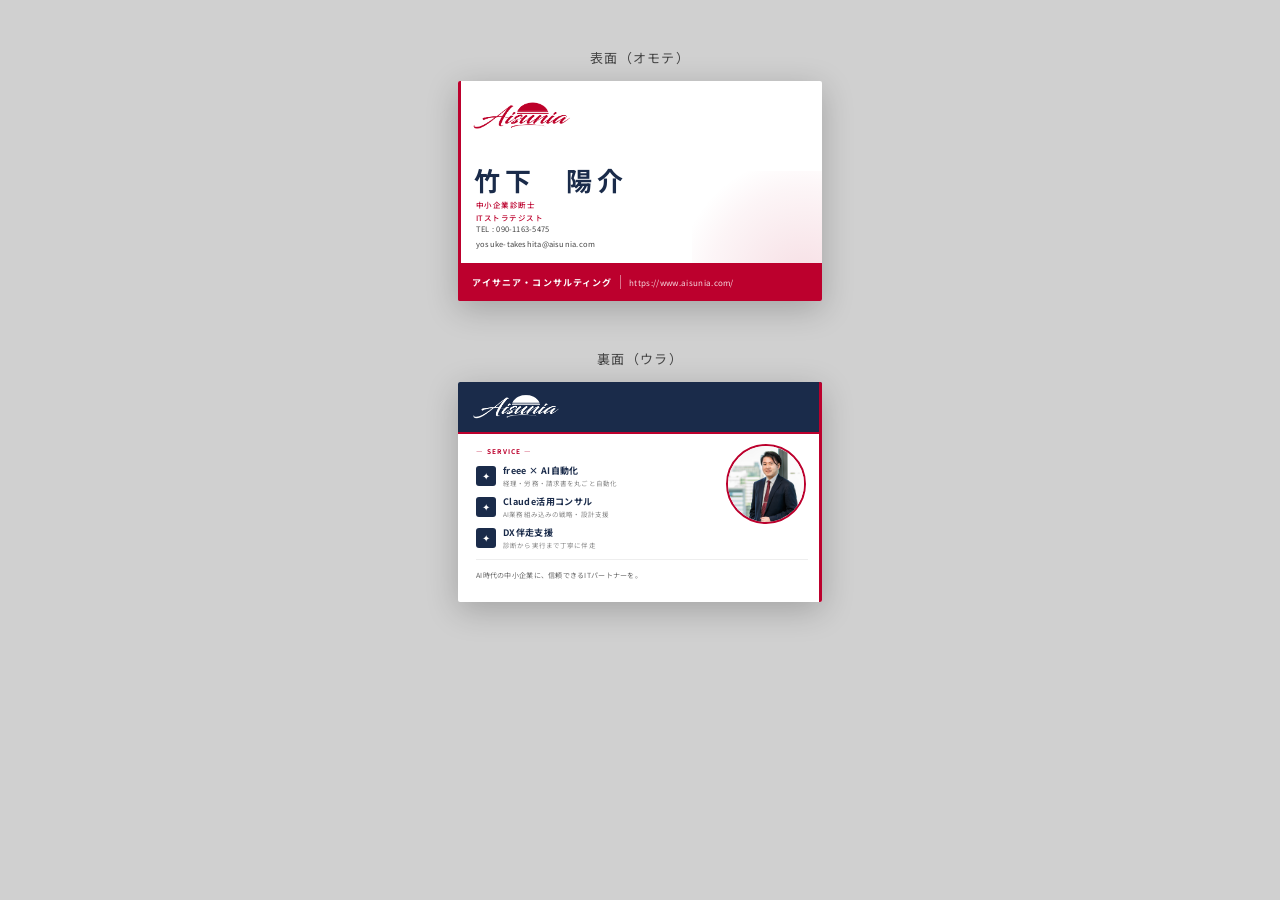
<file: brand/cards/meishi.html>
<!DOCTYPE html>
<html lang="ja">
<head>
  <meta charset="UTF-8">
  <meta name="viewport" content="width=device-width, initial-scale=1.0">
  <title>Aisunia 名刺デザイン</title>
  <link href="https://fonts.googleapis.com/css2?family=Noto+Sans+JP:wght@300;400;500;700;900&display=swap" rel="stylesheet">
  <style>
    * { margin: 0; padding: 0; box-sizing: border-box; }

    body {
      background: #d0d0d0;
      font-family: 'Noto Sans JP', sans-serif;
      display: flex;
      flex-direction: column;
      align-items: center;
      gap: 48px;
      padding: 48px 20px;
    }

    h2 {
      color: #444;
      font-size: 13px;
      font-weight: 400;
      margin-bottom: 6px;
      text-align: center;
      letter-spacing: 0.1em;
    }

    .card-wrapper {
      display: flex;
      flex-direction: column;
      align-items: center;
      gap: 8px;
    }

    /* ============================
       名刺サイズ: 91mm × 55mm
       表示は px/mm = 4 換算
    ============================ */
    .card {
      width: 364px;
      height: 220px;
      position: relative;
      overflow: hidden;
      box-shadow: 0 8px 32px rgba(0,0,0,0.22);
      border-radius: 2px;
    }

    /* ============================
       表面
    ============================ */
    .front {
      background: #FFFFFF;
    }

    /* 右下の赤グラデーション装飾 */
    .front-deco {
      position: absolute;
      right: -30px;
      bottom: -30px;
      width: 160px;
      height: 160px;
      background: radial-gradient(circle at 70% 70%, rgba(188,0,45,0.13) 0%, rgba(188,0,45,0.04) 60%, transparent 80%);
      pointer-events: none;
    }

    /* 左の赤縦アクセントライン */
    .front-left-line {
      position: absolute;
      left: 0; top: 0;
      width: 3px; height: 100%;
      background: #BC002D;
    }

    /* 下部の赤帯 */
    .front-footer {
      position: absolute;
      bottom: 0; left: 0; right: 0;
      height: 38px;
      background: #BC002D;
      display: flex;
      align-items: center;
      padding: 0 14px 0 14px;
      gap: 8px;
    }

    .front-footer-name {
      font-size: 9px;
      font-weight: 700;
      color: #FFFFFF;
      letter-spacing: 0.12em;
    }

    .front-footer-sep {
      width: 1px;
      height: 14px;
      background: rgba(255,255,255,0.45);
    }

    .front-footer-url {
      font-size: 8px;
      color: rgba(255,255,255,0.85);
      letter-spacing: 0.04em;
    }

    .front-logo {
      position: absolute;
      top: 16px;
      left: 14px;
      height: 38px;
    }

    .front-role {
      position: absolute;
      top: 68px;
      left: 18px;
      font-size: 7.5px;
      color: #888;
      letter-spacing: 0.1em;
      font-weight: 400;
    }

    .front-name-ja {
      position: absolute;
      top: 80px;
      left: 16px;
      font-size: 26px;
      font-weight: 700;
      color: #1A2B4A;
      letter-spacing: 0.18em;
    }

    .front-titles {
      position: absolute;
      top: 118px;
      left: 18px;
      font-size: 7.5px;
      color: #BC002D;
      font-weight: 500;
      letter-spacing: 0.06em;
      line-height: 1.7;
    }

    .front-contact {
      position: absolute;
      bottom: 50px;
      left: 18px;
      font-size: 7.5px;
      color: #444;
      line-height: 2.0;
      letter-spacing: 0.03em;
    }

    /* ============================
       裏面
    ============================ */
    .back {
      background: #FFFFFF;
    }

    /* 上部の紺ヘッダー */
    .back-header {
      position: absolute;
      top: 0; left: 0; right: 0;
      height: 52px;
      background: #1A2B4A;
    }

    /* ヘッダー下の赤ライン */
    .back-header::after {
      content: '';
      position: absolute;
      bottom: 0; left: 0; right: 0;
      height: 2.5px;
      background: #BC002D;
    }

    .back-logo {
      position: absolute;
      top: 8px;
      left: 14px;
      height: 34px;
      filter: brightness(0) invert(1);
    }

    /* 右の赤縦アクセント */
    .back-right-line {
      position: absolute;
      right: 0; top: 0;
      width: 3px; height: 100%;
      background: #BC002D;
    }

    /* サービスエリア */
    /* 顔写真 */
    .back-photo {
      position: absolute;
      top: 62px;
      right: 16px;
      width: 80px;
      height: 80px;
      border-radius: 50%;
      object-fit: cover;
      object-position: center 12%;
      border: 2px solid #BC002D;
    }

    .back-service-area {
      position: absolute;
      top: 64px;
      left: 18px;
      right: 108px;
    }

    .back-service-label {
      font-size: 6.5px;
      color: #BC002D;
      font-weight: 700;
      letter-spacing: 0.2em;
      margin-bottom: 8px;
    }

    .back-service-item {
      display: flex;
      align-items: center;
      gap: 7px;
      margin-bottom: 7px;
    }

    .back-service-icon {
      width: 20px;
      height: 20px;
      background: #1A2B4A;
      border-radius: 3px;
      flex-shrink: 0;
      display: flex;
      align-items: center;
      justify-content: center;
    }

    .back-service-icon span {
      font-size: 10px;
      color: #FFFFFF;
      line-height: 1;
    }

    .back-service-text {
      font-size: 9px;
      color: #1A2B4A;
      font-weight: 700;
      letter-spacing: 0.04em;
    }

    .back-service-sub {
      font-size: 6.5px;
      color: #888;
      font-weight: 400;
      margin-top: 1px;
      letter-spacing: 0.02em;
    }

    /* 区切り線 */
    .back-divider {
      position: absolute;
      bottom: 42px;
      left: 18px;
      right: 14px;
      height: 1px;
      background: #eee;
    }

    .back-catch {
      position: absolute;
      bottom: 20px;
      left: 18px;
      right: 14px;
      font-size: 7px;
      color: #666;
      line-height: 1.7;
      letter-spacing: 0.04em;
    }

    /* ============================
       印刷スタイル
    ============================ */
    @media print {
      body {
        background: white;
        padding: 10mm;
        gap: 10mm;
      }
      h2 { display: none; }
      .card {
        width: 91mm;
        height: 55mm;
        box-shadow: none;
        border-radius: 0;
        page-break-inside: avoid;
      }
      .front-logo { height: 9.5mm; }
      .back-logo { height: 8.5mm; }
    }
  </style>
</head>
<body>

  <div class="card-wrapper">
    <h2>表面（オモテ）</h2>
    <div class="card front">
      <div class="front-left-line"></div>
      <div class="front-deco"></div>

      <img class="front-logo" src="../logos/Aisunia_ロゴ.png" alt="Aisunia">

      <div class="front-name-ja">竹下　陽介</div>
      <div class="front-titles">
        中小企業診断士<br>
        ITストラテジスト
      </div>

      <div class="front-contact">
        TEL : 090-1163-5475<br>
        yosuke-takeshita@aisunia.com
      </div>

      <div class="front-footer">
        <span class="front-footer-name">アイサニア・コンサルティング</span>
        <div class="front-footer-sep"></div>
        <span class="front-footer-url">https://www.aisunia.com/</span>
      </div>
    </div>
  </div>

  <div class="card-wrapper">
    <h2>裏面（ウラ）</h2>
    <div class="card back">
      <div class="back-header"></div>
      <img class="back-logo" src="../logos/Aisunia_ロゴ.png" alt="Aisunia">
      <div class="back-right-line"></div>

      <img class="back-photo" src="../../images/IMG_5056.jpg" alt="竹下陽介">

      <div class="back-service-area">
        <div class="back-service-label">— SERVICE —</div>

        <div class="back-service-item">
          <div class="back-service-icon"><span>✦</span></div>
          <div>
            <div class="back-service-text">freee × AI自動化</div>
            <div class="back-service-sub">経理・労務・請求書を丸ごと自動化</div>
          </div>
        </div>

        <div class="back-service-item">
          <div class="back-service-icon"><span>✦</span></div>
          <div>
            <div class="back-service-text">Claude活用コンサル</div>
            <div class="back-service-sub">AI業務組み込みの戦略・設計支援</div>
          </div>
        </div>

        <div class="back-service-item">
          <div class="back-service-icon"><span>✦</span></div>
          <div>
            <div class="back-service-text">DX伴走支援</div>
            <div class="back-service-sub">診断から実行まで丁寧に伴走</div>
          </div>
        </div>
      </div>

      <div class="back-divider"></div>

      <div class="back-catch">
        AI時代の中小企業に、信頼できるITパートナーを。
      </div>
    </div>
  </div>

</body>
</html>
</file>
<file: css/style.css>
/* ========================================
   CSS Custom Properties
   ======================================== */
:root {
  --color-red:        #BC002D;
  --color-red-dark:   #960024;
  --color-navy:       #1A2B4A;
  --color-navy-dark:  #111e33;
  --color-slate:      #5C7A99;  /* スレートブルー（パワポD案と統一） */
  --color-slate-dark: #3D5C7A;
  --color-slate-soft: #7A8FA6;
  --color-white:      #FFFFFF;
  --color-gray:       #F5F5F5;
  --color-gray-mid:   #E0E0E0;
  --color-text:       #1A1A1A;
  --color-text-sub:   #555555;

  --font-main: 'Noto Sans JP', sans-serif;

  --radius-sm: 4px;
  --radius-md: 8px;
  --radius-lg: 16px;

  --shadow-card: 0 4px 24px rgba(0, 0, 0, 0.08);
  --shadow-hover: 0 8px 32px rgba(0, 0, 0, 0.14);

  --transition: 0.25s ease;

  --container-max: 1100px;
  --container-pad: clamp(1rem, 5vw, 2rem);
}

/* ========================================
   Reset & Base
   ======================================== */
*, *::before, *::after { box-sizing: border-box; margin: 0; padding: 0; }

html { scroll-behavior: smooth; font-size: 16px; }

body {
  font-family: var(--font-main);
  color: var(--color-text);
  background: var(--color-white);
  line-height: 1.8;
  -webkit-font-smoothing: antialiased;
}

img { max-width: 100%; display: block; }

a { color: inherit; text-decoration: none; }

ul, ol { list-style: none; }

/* ========================================
   Utility
   ======================================== */
.container {
  max-width: var(--container-max);
  margin: 0 auto;
  padding: 0 var(--container-pad);
}

.text-red   { color: var(--color-red); }
.text-slate { color: var(--color-slate); }

.section {
  padding: clamp(80px, 12vw, 140px) 0;  /* ミニマル路線：余白を大幅拡大 */
}

.section--gray { background: var(--color-gray); }

.section-header {
  text-align: center;
  margin-bottom: clamp(56px, 8vw, 88px);
  position: relative;
}

/* セクションヘッダー上に細いスレートブルーの区切り線（アクセント） */
.section-header::before {
  content: "";
  display: block;
  width: 40px;
  height: 2px;
  background: var(--color-slate);
  margin: 0 auto 24px;
}

.section-label {
  font-size: 0.75rem;
  letter-spacing: 0.25em;  /* ミニマル路線：トラッキング広め */
  color: var(--color-slate);  /* 赤 → スレートブルーへ（落ち着き） */
  font-weight: 700;
  text-transform: uppercase;
  margin-bottom: 12px;
}

.section-title {
  font-size: clamp(1.8rem, 3.6vw, 2.6rem);  /* タイポ拡大 */
  font-weight: 900;
  color: var(--color-navy);
  line-height: 1.25;
  letter-spacing: -0.01em;  /* タイトに締めて引き締め */
  margin-bottom: 16px;
}

.section-desc {
  font-size: 0.95rem;
  color: var(--color-text-sub);
  max-width: 480px;
  margin: 0 auto;
}

/* ========================================
   Buttons
   ======================================== */
.btn {
  display: inline-flex;
  align-items: center;
  justify-content: center;
  padding: 12px 28px;
  border-radius: var(--radius-sm);
  font-size: 0.9rem;
  font-weight: 700;
  font-family: var(--font-main);
  cursor: pointer;
  border: 2px solid transparent;
  transition: background var(--transition), color var(--transition),
              border-color var(--transition), transform var(--transition);
  white-space: nowrap;
}

.btn:hover { transform: translateY(-2px); }
.btn:active { transform: translateY(0); }

.btn--primary {
  background: var(--color-red);
  color: var(--color-white);
  border-color: var(--color-red);
}
.btn--primary:hover { background: var(--color-red-dark); border-color: var(--color-red-dark); }

.btn--outline {
  background: transparent;
  color: var(--color-red);
  border-color: var(--color-red);
}
.btn--outline:hover { background: var(--color-red); color: var(--color-white); }

.btn--outline-white {
  background: transparent;
  color: var(--color-white);
  border-color: var(--color-white);
}
.btn--outline-white:hover { background: var(--color-white); color: var(--color-navy); }

.btn--lg { padding: 16px 40px; font-size: 1rem; }

/* ========================================
   Header
   ======================================== */
.header {
  position: fixed;
  top: 0; left: 0; right: 0;
  z-index: 100;
  background: var(--color-navy);
  transition: box-shadow var(--transition);
}

.header.scrolled { box-shadow: 0 2px 16px rgba(0,0,0,0.2); }

.header__inner {
  display: flex;
  align-items: center;
  justify-content: space-between;
  height: 68px;
}

.header__logo {
  display: flex;
  align-items: center;
}

.header__logo-img {
  height: 40px;
  width: auto;
  object-fit: contain;
}

.header__nav-list {
  display: flex;
  align-items: center;
  gap: clamp(16px, 2vw, 32px);
}

.header__nav-list a {
  color: rgba(255,255,255,0.85);
  font-size: 0.875rem;
  font-weight: 700;
  transition: color var(--transition);
}

.header__nav-list a:not(.btn):hover { color: var(--color-white); }

.header__menu-btn {
  display: none;
  flex-direction: column;
  gap: 5px;
  background: none;
  border: none;
  cursor: pointer;
  padding: 4px;
}

.header__menu-btn span {
  display: block;
  width: 24px;
  height: 2px;
  background: var(--color-white);
  border-radius: 2px;
  transition: transform var(--transition), opacity var(--transition);
}

/* ========================================
   Hero
   ======================================== */
.hero {
  position: relative;
  min-height: 100svh;
  display: flex;
  align-items: center;
  background: var(--color-navy);
  overflow: hidden;
  padding-top: 68px;
}

.hero__bg {
  position: absolute;
  inset: 0;
  background:
    radial-gradient(ellipse 55% 60% at 85% 45%, rgba(188,0,45,0.22) 0%, transparent 70%),
    radial-gradient(ellipse 45% 55% at 15% 85%, rgba(92,122,153,0.32) 0%, transparent 65%);
}

.hero__inner {
  position: relative;
  z-index: 1;
  max-width: 880px;  /* ミニマル路線：横幅広めでタイポを伸ばす */
}

.hero__eyebrow {
  font-size: 0.85rem;
  letter-spacing: 0.3em;  /* トラッキング広めで洗練 */
  color: var(--color-slate-soft);  /* 赤 → 明スレートで落ち着き */
  font-weight: 700;
  text-transform: uppercase;
  margin-bottom: 24px;
}

.hero__title {
  font-size: clamp(2.4rem, 6.5vw, 4.4rem);  /* タイポを大幅拡大（A方向の核） */
  font-weight: 900;
  color: var(--color-white);
  line-height: 1.18;
  letter-spacing: -0.015em;  /* タイトに締める */
  margin-bottom: 32px;
}

.hero__desc {
  font-size: clamp(0.95rem, 1.5vw, 1.1rem);
  color: rgba(255,255,255,0.78);
  margin-bottom: 48px;
  line-height: 1.95;
  max-width: 640px;
}

.hero__actions {
  display: flex;
  flex-wrap: wrap;
  gap: 16px;
}

.hero__scroll-hint {
  position: absolute;
  bottom: 32px;
  left: 50%;
  transform: translateX(-50%);
  display: flex;
  flex-direction: column;
  align-items: center;
  gap: 8px;
  color: rgba(255,255,255,0.4);
  font-size: 0.65rem;
  letter-spacing: 0.15em;
}

.hero__scroll-line {
  width: 1px;
  height: 40px;
  background: linear-gradient(to bottom, rgba(255,255,255,0.4), transparent);
  animation: scrollLine 1.8s ease-in-out infinite;
}

/* ========================================
   About
   ======================================== */
.about__grid {
  display: grid;
  grid-template-columns: 1fr 340px;
  gap: 48px;
  align-items: start;
}

.about__lead {
  font-size: 1.05rem;
  font-weight: 700;
  color: var(--color-navy);
  margin-bottom: 16px;
  line-height: 1.7;
}

.about__text p { color: var(--color-text-sub); margin-bottom: 16px; }

.about__badges {
  display: flex;
  flex-wrap: wrap;
  gap: 8px;
  margin-top: 24px;
}

.badge {
  display: inline-block;
  padding: 4px 12px;
  border: 1.5px solid var(--color-red);
  color: var(--color-red);
  border-radius: 100px;
  font-size: 0.75rem;
  font-weight: 700;
}

.about__card-inner {
  background: var(--color-navy);
  color: var(--color-white);
  border-radius: var(--radius-lg);
  padding: 32px 24px;
  text-align: center;
  box-shadow: var(--shadow-card);
}

.about__avatar {
  width: 120px;
  height: 120px;
  border-radius: 50%;
  object-fit: cover;
  object-position: center top;
  display: block;
  margin: 0 auto 16px;
  border: 3px solid var(--color-red);
}

.about__card-name { font-size: 1.1rem; font-weight: 700; margin-bottom: 4px; }
.about__card-title { font-size: 0.8rem; color: var(--color-red); font-weight: 700; margin-bottom: 16px; letter-spacing: 0.05em; }
.about__card-desc { font-size: 0.85rem; color: rgba(255,255,255,0.75); line-height: 1.7; }

/* ========================================
   Service
   ======================================== */
.service__grid {
  display: grid;
  grid-template-columns: repeat(3, 1fr);
  gap: 24px;
}

.service-card {
  background: var(--color-white);
  border-radius: var(--radius-lg);
  padding: 32px 24px;
  box-shadow: var(--shadow-card);
  transition: box-shadow var(--transition), transform var(--transition);
  border-top: 3px solid transparent;
}

.service-card:hover {
  box-shadow: var(--shadow-hover);
  transform: translateY(-4px);
  border-top-color: var(--color-red);
}

.service-card__icon {
  width: 48px;
  height: 48px;
  color: var(--color-red);
  margin-bottom: 20px;
}

.service-card__title {
  font-size: 1.1rem;
  font-weight: 900;
  color: var(--color-navy);
  margin-bottom: 12px;
}

.service-card__desc {
  font-size: 0.875rem;
  color: var(--color-text-sub);
  margin-bottom: 20px;
  line-height: 1.75;
}

.service-card__list {
  border-top: 1px solid var(--color-gray-mid);
  padding-top: 16px;
  display: flex;
  flex-direction: column;
  gap: 8px;
}

.service-card__list li {
  font-size: 0.8rem;
  color: var(--color-text-sub);
  padding-left: 16px;
  position: relative;
}

.service-card__list li::before {
  content: '';
  position: absolute;
  left: 0;
  top: 9px;
  width: 6px;
  height: 6px;
  border-radius: 50%;
  background: var(--color-red);
}

/* ========================================
   Flow
   ======================================== */
.flow__steps {
  display: grid;
  grid-template-columns: repeat(4, 1fr);
  gap: 24px;
  counter-reset: step;
  position: relative;
}

.flow__steps::before {
  content: '';
  position: absolute;
  top: 28px;
  left: calc(12.5% + 28px);
  right: calc(12.5% + 28px);
  height: 2px;
  background: var(--color-gray-mid);
  z-index: 0;
}

.flow__step {
  display: flex;
  flex-direction: column;
  align-items: center;
  text-align: center;
  position: relative;
  z-index: 1;
}

.flow__step-num {
  width: 56px;
  height: 56px;
  border-radius: 50%;
  background: var(--color-red);
  color: var(--color-white);
  font-size: 1rem;
  font-weight: 900;
  display: flex;
  align-items: center;
  justify-content: center;
  margin-bottom: 20px;
  flex-shrink: 0;
  letter-spacing: 0.05em;
}

.flow__step-title {
  font-size: 1rem;
  font-weight: 700;
  color: var(--color-navy);
  margin-bottom: 8px;
}

.flow__step-desc {
  font-size: 0.8rem;
  color: var(--color-text-sub);
  line-height: 1.7;
}

/* ========================================
   Featured (freee公式LP掲載)
   ======================================== */
.featured__card {
  max-width: 760px;
  margin: 0 auto;
  background: var(--color-white);
  border-radius: var(--radius-lg);
  box-shadow: var(--shadow-card);
  padding: clamp(32px, 5vw, 56px);
  display: flex;
  flex-direction: column;
  gap: 32px;
}

.featured__brand {
  display: flex;
  align-items: baseline;
  flex-wrap: wrap;
  gap: 12px;
  padding-bottom: 24px;
  border-bottom: 1px solid var(--color-gray-mid);
}

.featured__brand-label {
  font-size: 0.72rem;
  letter-spacing: 0.2em;
  color: var(--color-slate);
  font-weight: 700;
  text-transform: uppercase;
}

.featured__brand-name {
  font-size: 1.15rem;
  font-weight: 900;
  color: var(--color-navy);
}

.featured__quote {
  border-left: 3px solid var(--color-red);
  padding: 6px 0 6px 20px;
}

.featured__quote-text {
  font-size: clamp(1rem, 2vw, 1.18rem);
  font-weight: 700;
  color: var(--color-navy);
  line-height: 1.8;
  margin-bottom: 16px;
}

.featured__quote-author {
  display: flex;
  flex-wrap: wrap;
  gap: 6px 14px;
  align-items: baseline;
}

.featured__quote-name {
  font-size: 0.85rem;
  color: var(--color-text);
  font-weight: 700;
}

.featured__quote-handle {
  font-size: 0.8rem;
  color: var(--color-slate);
  transition: color var(--transition);
}

.featured__quote-handle:hover { color: var(--color-red); }

.featured__meta {
  display: flex;
  flex-wrap: wrap;
  gap: 16px 40px;
}

.featured__meta-item {
  display: flex;
  flex-direction: column;
  gap: 4px;
}

.featured__meta-label {
  font-size: 0.7rem;
  font-weight: 700;
  color: var(--color-slate);
  letter-spacing: 0.12em;
  text-transform: uppercase;
}

.featured__meta-value {
  font-size: 0.9rem;
  color: var(--color-text);
  font-weight: 700;
}

.featured__actions {
  display: flex;
  flex-wrap: wrap;
  gap: 12px;
}

/* ========================================
   Works
   ======================================== */
.works-card {
  display: grid;
  grid-template-columns: 1fr 420px;
  gap: 48px;
  align-items: center;
  background: var(--color-navy);
  border-radius: var(--radius-lg);
  padding: 48px;
  box-shadow: var(--shadow-hover);
}

.works-card__tags {
  display: flex;
  flex-wrap: wrap;
  gap: 8px;
  margin-bottom: 20px;
}

.works-tag {
  font-size: 0.72rem;
  font-weight: 700;
  padding: 4px 12px;
  border-radius: 100px;
  border: 1.5px solid rgba(255, 255, 255, 0.3);
  color: rgba(255, 255, 255, 0.75);
  letter-spacing: 0.03em;
}

.works-tag--status {
  border-color: var(--color-red);
  color: var(--color-red);
}

.works-card__title {
  font-size: clamp(1.3rem, 2.5vw, 1.7rem);
  font-weight: 900;
  color: var(--color-white);
  line-height: 1.35;
  margin-bottom: 20px;
}

.works-card__desc {
  font-size: 0.875rem;
  color: rgba(255, 255, 255, 0.72);
  line-height: 1.85;
  margin-bottom: 24px;
}

.works-card__features {
  border-top: 1px solid rgba(255, 255, 255, 0.12);
  padding-top: 20px;
  margin-bottom: 32px;
  display: flex;
  flex-direction: column;
  gap: 10px;
}

.works-card__features li {
  font-size: 0.82rem;
  color: rgba(255, 255, 255, 0.8);
  padding-left: 20px;
  position: relative;
}

.works-card__features li::before {
  content: '';
  position: absolute;
  left: 0;
  top: 8px;
  width: 7px;
  height: 7px;
  border-radius: 50%;
  background: var(--color-red);
}

.works-card__actions {
  display: flex;
  flex-wrap: wrap;
  gap: 12px;
}

.works-card__actions .btn--outline {
  color: rgba(255, 255, 255, 0.8);
  border-color: rgba(255, 255, 255, 0.35);
}

.works-card__actions .btn--outline:hover {
  background: rgba(255, 255, 255, 0.1);
  color: var(--color-white);
  border-color: var(--color-white);
}

/* Works Preview (mock report) */
.works-preview {
  background: #0d1a2e;
  border-radius: var(--radius-md);
  overflow: hidden;
  border: 1px solid rgba(255, 255, 255, 0.08);
}

.works-preview__bar {
  display: flex;
  align-items: center;
  gap: 6px;
  padding: 10px 14px;
  background: rgba(255, 255, 255, 0.05);
  border-bottom: 1px solid rgba(255, 255, 255, 0.07);
}

.works-preview__dot {
  width: 10px;
  height: 10px;
  border-radius: 50%;
  background: rgba(255, 255, 255, 0.15);
}

.works-preview__filename {
  font-size: 0.72rem;
  color: rgba(255, 255, 255, 0.35);
  margin-left: 8px;
  font-family: monospace;
}

.works-preview__content {
  padding: 20px;
  display: flex;
  flex-direction: column;
  gap: 16px;
}

.works-preview__heading {
  font-size: 0.72rem;
  font-weight: 700;
  color: var(--color-red);
  text-transform: uppercase;
  letter-spacing: 0.1em;
}

.works-preview__stats {
  display: flex;
  gap: 12px;
}

.works-preview__stat {
  flex: 1;
  text-align: center;
  padding: 10px 4px;
  border-radius: var(--radius-sm);
  background: rgba(255, 255, 255, 0.04);
  border: 1px solid rgba(255, 255, 255, 0.07);
}

.works-preview__stat--pos { border-top: 2px solid #4caf50; }
.works-preview__stat--neg { border-top: 2px solid var(--color-red); }
.works-preview__stat--neu { border-top: 2px solid #888; }

.works-preview__num {
  display: block;
  font-size: 1.3rem;
  font-weight: 900;
  color: var(--color-white);
  line-height: 1.2;
}

.works-preview__label {
  display: block;
  font-size: 0.65rem;
  color: rgba(255, 255, 255, 0.45);
  margin-top: 2px;
}

.works-preview__review {
  background: rgba(255, 255, 255, 0.04);
  border-radius: var(--radius-sm);
  padding: 12px;
  border-left: 3px solid #f5c518;
}

.works-preview__stars {
  font-size: 0.75rem;
  color: #f5c518;
  margin-bottom: 6px;
}

.works-preview__review-text {
  font-size: 0.75rem;
  color: rgba(255, 255, 255, 0.7);
  line-height: 1.6;
}

.works-preview__reply {
  background: rgba(188, 0, 45, 0.08);
  border-radius: var(--radius-sm);
  padding: 12px;
  border-left: 3px solid var(--color-red);
}

.works-preview__reply-label {
  font-size: 0.65rem;
  font-weight: 700;
  color: var(--color-red);
  letter-spacing: 0.08em;
  margin-bottom: 6px;
}

.works-preview__reply-text {
  font-size: 0.75rem;
  color: rgba(255, 255, 255, 0.65);
  line-height: 1.65;
}

/* ========================================
   News
   ======================================== */
.news__list { max-width: 760px; margin: 0 auto; }

.news__item {
  display: flex;
  align-items: baseline;
  gap: 16px;
  padding: 20px 0;
  border-bottom: 1px solid var(--color-gray-mid);
  flex-wrap: wrap;
}

.news__date {
  font-size: 0.8rem;
  color: var(--color-text-sub);
  white-space: nowrap;
  flex-shrink: 0;
}

.news__tag {
  font-size: 0.7rem;
  font-weight: 700;
  color: var(--color-red);
  border: 1px solid var(--color-red);
  border-radius: 2px;
  padding: 2px 8px;
  white-space: nowrap;
  flex-shrink: 0;
}

.news__tag--featured {
  color: var(--color-white);
  background: var(--color-red);
}

.news__link {
  font-size: 0.9rem;
  color: var(--color-navy);
  font-weight: 700;
  transition: color var(--transition);
}

.news__link:hover { color: var(--color-red); }

/* ========================================
   Contact
   ======================================== */
.contact-form {
  max-width: 600px;
  margin: 0 auto;
}

.form-group { margin-bottom: 24px; }

.form-label {
  display: block;
  font-size: 0.875rem;
  font-weight: 700;
  color: var(--color-navy);
  margin-bottom: 8px;
}

.required {
  color: var(--color-red);
  margin-left: 4px;
}

.form-input,
.form-select,
.form-textarea {
  width: 100%;
  padding: 12px 16px;
  border: 1.5px solid var(--color-gray-mid);
  border-radius: var(--radius-sm);
  font-size: 0.9rem;
  font-family: var(--font-main);
  color: var(--color-text);
  background: var(--color-white);
  transition: border-color var(--transition), box-shadow var(--transition);
  appearance: none;
}

.form-input:focus,
.form-select:focus,
.form-textarea:focus {
  outline: none;
  border-color: var(--color-red);
  box-shadow: 0 0 0 3px rgba(188, 0, 45, 0.1);
}

.form-input::placeholder,
.form-textarea::placeholder { color: #BDBDBD; }

.form-textarea { resize: vertical; min-height: 140px; }

.form-submit { text-align: center; margin-top: 32px; }

.form-note {
  text-align: center;
  font-size: 0.8rem;
  color: var(--color-text-sub);
  margin-top: 16px;
}

/* ========================================
   Footer
   ======================================== */
.footer {
  background: var(--color-navy-dark);
  color: rgba(255,255,255,0.7);
  padding: 48px 0 24px;
}

.footer__inner {
  display: flex;
  justify-content: space-between;
  align-items: start;
  gap: 32px;
  margin-bottom: 40px;
  flex-wrap: wrap;
}

.footer__logo-img {
  height: 36px;
  width: auto;
  object-fit: contain;
  filter: brightness(0) invert(1);
  margin-bottom: 8px;
}

.footer__logo {
  font-size: 1.3rem;
  font-weight: 900;
  color: var(--color-white);
  margin-bottom: 8px;
}

.footer__tagline { font-size: 0.8rem; }

.footer__nav ul {
  display: flex;
  flex-wrap: wrap;
  gap: 12px 24px;
}

.footer__nav a {
  font-size: 0.8rem;
  transition: color var(--transition);
}

.footer__nav a:hover { color: var(--color-white); }

.footer__copy {
  font-size: 0.75rem;
  text-align: center;
  border-top: 1px solid rgba(255,255,255,0.1);
  padding-top: 24px;
}

.footer__social {
  display: flex;
  gap: 16px;
  margin-top: 16px;
}

.footer__social a {
  display: flex;
  align-items: center;
  justify-content: center;
  width: 36px;
  height: 36px;
  border-radius: 50%;
  background: rgba(255,255,255,0.1);
  color: rgba(255,255,255,0.7);
  transition: background var(--transition), color var(--transition);
}

.footer__social a:hover {
  background: var(--color-red);
  color: var(--color-white);
}

.footer__social svg {
  width: 18px;
  height: 18px;
}

/* ========================================
   Responsive
   ======================================== */
@media (max-width: 900px) {
  .about__grid { grid-template-columns: 1fr; }
  .about__card { order: -1; }
  .service__grid { grid-template-columns: 1fr; max-width: 480px; margin: 0 auto; }
  .flow__steps { grid-template-columns: 1fr; }
  .flow__steps::before { display: none; }
  .flow__step { flex-direction: row; text-align: left; gap: 20px; }
  .flow__step-num { margin-bottom: 0; }
  .works-card { grid-template-columns: 1fr; gap: 32px; padding: 32px 24px; }
  .works-card__preview { display: none; }
}

@media (max-width: 700px) {
  .header__nav { display: none; }
  .header__nav.is-open {
    display: flex;
    position: fixed;
    inset: 68px 0 0 0;
    background: var(--color-navy);
    flex-direction: column;
    align-items: center;
    justify-content: center;
    gap: 32px;
  }
  .header__nav.is-open .header__nav-list {
    flex-direction: column;
    align-items: center;
  }
  .header__menu-btn { display: flex; }
  .header__menu-btn.is-active span:nth-child(1) { transform: rotate(45deg) translate(5px, 5px); }
  .header__menu-btn.is-active span:nth-child(2) { opacity: 0; }
  .header__menu-btn.is-active span:nth-child(3) { transform: rotate(-45deg) translate(5px, -5px); }

  .footer__inner { flex-direction: column; }
}

/* ========================================
   Legal page (Privacy Policy 等)
   ======================================== */
.page-legal .header {
  background: var(--color-navy);
  position: sticky;
  top: 0;
}

.legal-hero {
  background: var(--color-navy);
  color: var(--color-white);
  padding: clamp(64px, 10vw, 120px) 0 clamp(48px, 7vw, 80px);
  border-bottom: 4px solid var(--color-red);
}

.legal-hero__eyebrow {
  font-size: 0.75rem;
  letter-spacing: 0.25em;
  color: var(--color-slate-soft);
  font-weight: 700;
  text-transform: uppercase;
  margin-bottom: 16px;
}

.legal-hero__title {
  font-size: clamp(1.8rem, 4.2vw, 2.8rem);
  font-weight: 900;
  line-height: 1.4;
  margin-bottom: 24px;
}

.legal-hero__desc {
  font-size: 0.95rem;
  line-height: 1.9;
  color: #cfd6df;
  max-width: 760px;
}

.legal-hero__desc a {
  color: var(--color-white);
  text-decoration: underline;
}

.legal.section {
  padding: clamp(56px, 8vw, 96px) 0;
}

.legal-content {
  max-width: 820px;
}

.legal-block {
  margin-bottom: clamp(40px, 5vw, 56px);
}

.legal-block__title {
  font-size: clamp(1.15rem, 2vw, 1.4rem);
  font-weight: 700;
  color: var(--color-navy);
  margin-bottom: 20px;
  padding-left: 14px;
  border-left: 3px solid var(--color-red);
  line-height: 1.4;
}

.legal-block__subtitle {
  font-size: 1.02rem;
  font-weight: 700;
  color: var(--color-navy);
  margin: 28px 0 12px;
}

.legal-block p {
  font-size: 0.95rem;
  line-height: 1.95;
  color: var(--color-text);
  margin-bottom: 14px;
}

.legal-block p a {
  color: var(--color-red);
  text-decoration: underline;
  text-underline-offset: 2px;
}

.legal-block p a:hover { color: var(--color-red-dark); }

.legal-list {
  list-style: none;
  padding: 0;
  margin: 8px 0 16px;
}

.legal-list li {
  position: relative;
  padding-left: 20px;
  margin-bottom: 8px;
  font-size: 0.95rem;
  line-height: 1.9;
  color: var(--color-text);
}

.legal-list li::before {
  content: "";
  position: absolute;
  left: 4px;
  top: 0.85em;
  width: 6px;
  height: 6px;
  border-radius: 50%;
  background: var(--color-slate);
}

.legal-deflist {
  border-top: 1px solid var(--color-gray-mid);
  margin: 8px 0 4px;
}

.legal-deflist__row {
  display: grid;
  grid-template-columns: 160px 1fr;
  gap: 16px;
  padding: 14px 4px;
  border-bottom: 1px solid var(--color-gray-mid);
}

.legal-deflist__row dt {
  font-weight: 700;
  color: var(--color-navy);
  font-size: 0.92rem;
}

.legal-deflist__row dd {
  font-size: 0.95rem;
  color: var(--color-text);
  line-height: 1.8;
}

.legal-deflist__row dd a {
  color: var(--color-red);
  text-decoration: underline;
}

.legal-table-wrap {
  overflow-x: auto;
  margin: 16px 0;
}

.legal-table {
  width: 100%;
  border-collapse: collapse;
  font-size: 0.92rem;
  min-width: 520px;
}

.legal-table th,
.legal-table td {
  text-align: left;
  padding: 12px 14px;
  border-bottom: 1px solid var(--color-gray-mid);
  line-height: 1.7;
  vertical-align: top;
}

.legal-table thead th {
  background: var(--color-navy);
  color: var(--color-white);
  font-weight: 700;
  font-size: 0.88rem;
  letter-spacing: 0.04em;
  border-bottom: none;
}

.legal-table tbody tr:nth-child(even) td {
  background: #fafbfc;
}

.legal-note {
  font-size: 0.85rem;
  color: var(--color-text-sub);
  margin-top: 12px;
  padding: 12px 14px;
  background: var(--color-gray);
  border-left: 3px solid var(--color-slate);
  line-height: 1.8;
}

.legal-revision {
  margin-top: clamp(40px, 6vw, 64px);
  padding-top: 24px;
  border-top: 1px solid var(--color-gray-mid);
  text-align: right;
  font-size: 0.9rem;
  color: var(--color-text-sub);
}

.legal-back {
  margin-top: 40px;
  text-align: center;
}

@media (max-width: 700px) {
  .legal-deflist__row {
    grid-template-columns: 1fr;
    gap: 4px;
    padding: 12px 4px;
  }
  .legal-deflist__row dt {
    color: var(--color-slate);
    font-size: 0.82rem;
  }
}
</file>
<file: css/animation.css>
/* ========================================
   Scroll Animations
   ======================================== */
.fade-in,
.fade-up {
  opacity: 0;
  transition: opacity 0.6s ease, transform 0.6s ease;
}

.fade-in { transform: none; }
.fade-up  { transform: translateY(24px); }

.fade-in.is-visible,
.fade-up.is-visible {
  opacity: 1;
  transform: translateY(0);
}

/* Delay helpers */
.delay-1 { transition-delay: 0.12s; }
.delay-2 { transition-delay: 0.24s; }
.delay-3 { transition-delay: 0.36s; }

/* ========================================
   Scroll Line (Hero)
   ======================================== */
@keyframes scrollLine {
  0%   { transform: scaleY(0); transform-origin: top; opacity: 1; }
  50%  { transform: scaleY(1); transform-origin: top; opacity: 1; }
  51%  { transform: scaleY(1); transform-origin: bottom; }
  100% { transform: scaleY(0); transform-origin: bottom; opacity: 0; }
}

/* ========================================
   Reduced Motion
   ======================================== */
@media (prefers-reduced-motion: reduce) {
  .fade-in, .fade-up {
    opacity: 1;
    transform: none;
    transition: none;
  }
  .hero__scroll-line { animation: none; }
}
</file>
